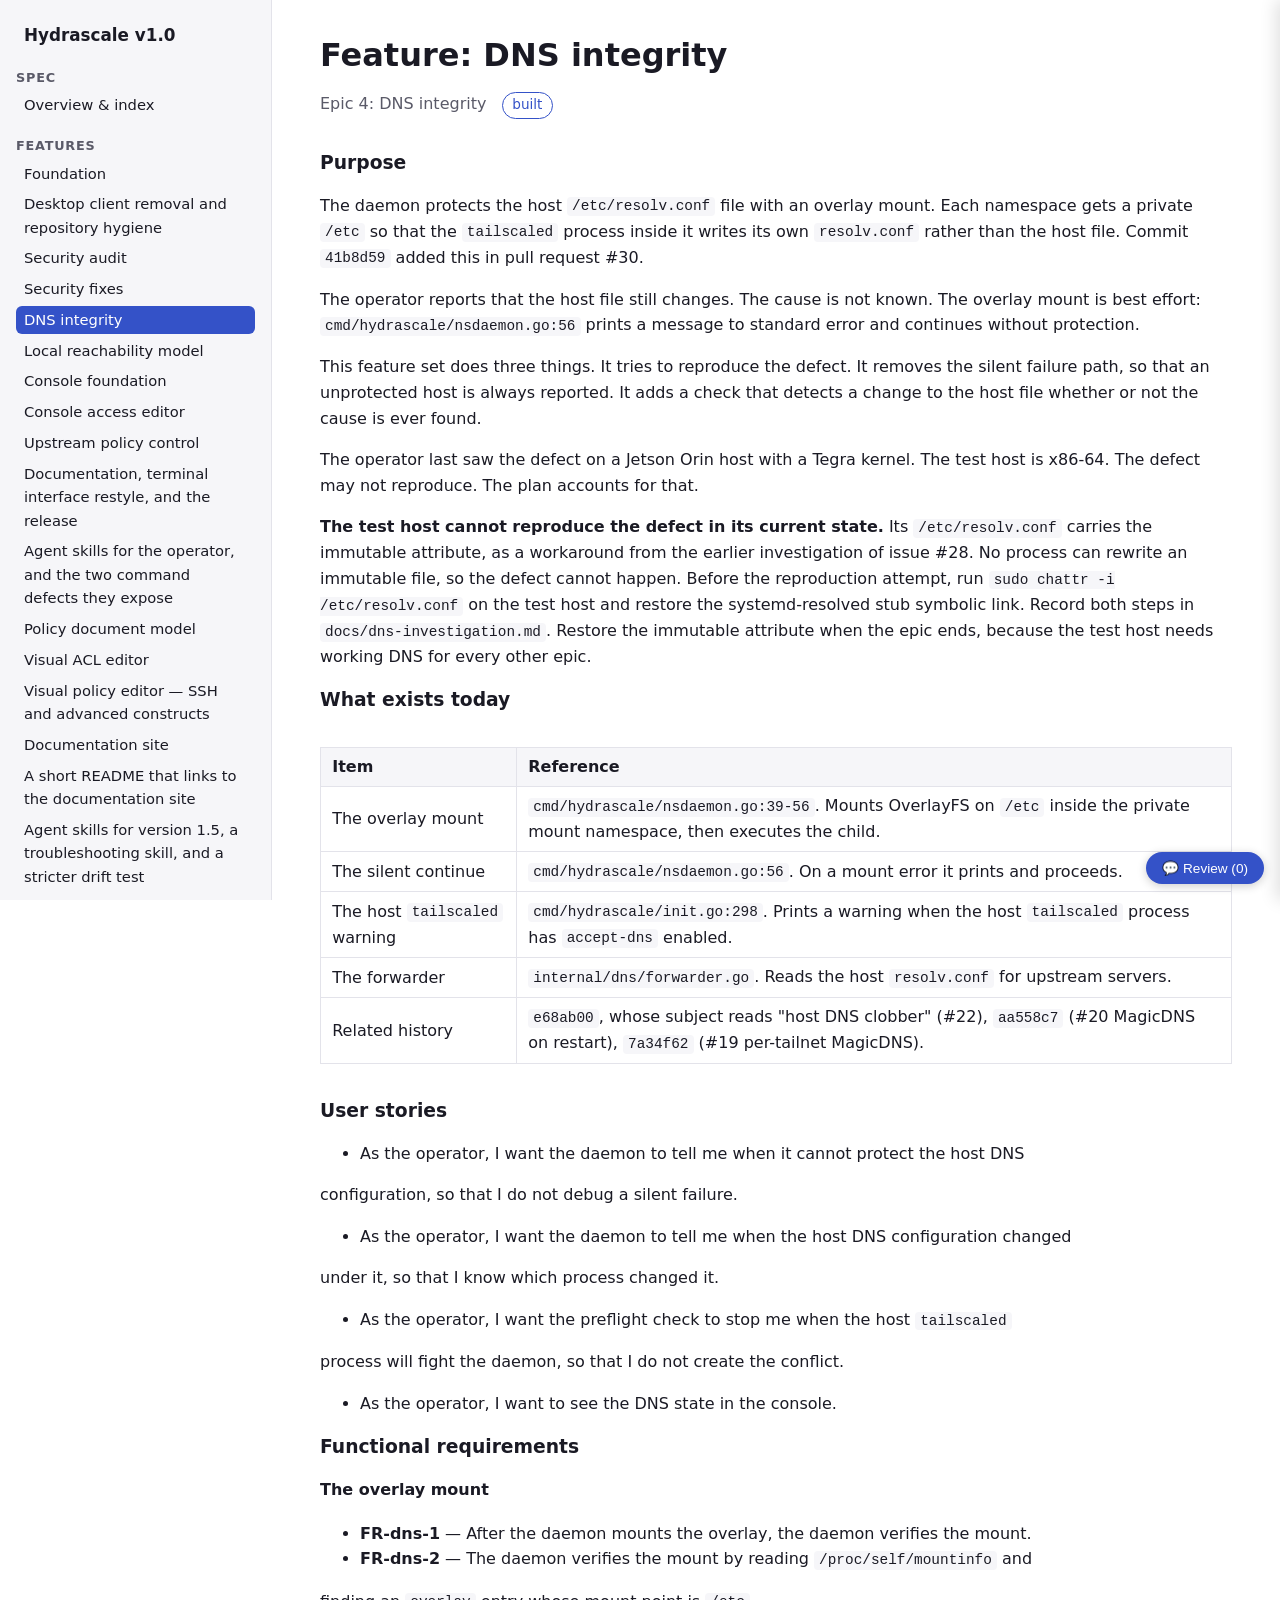
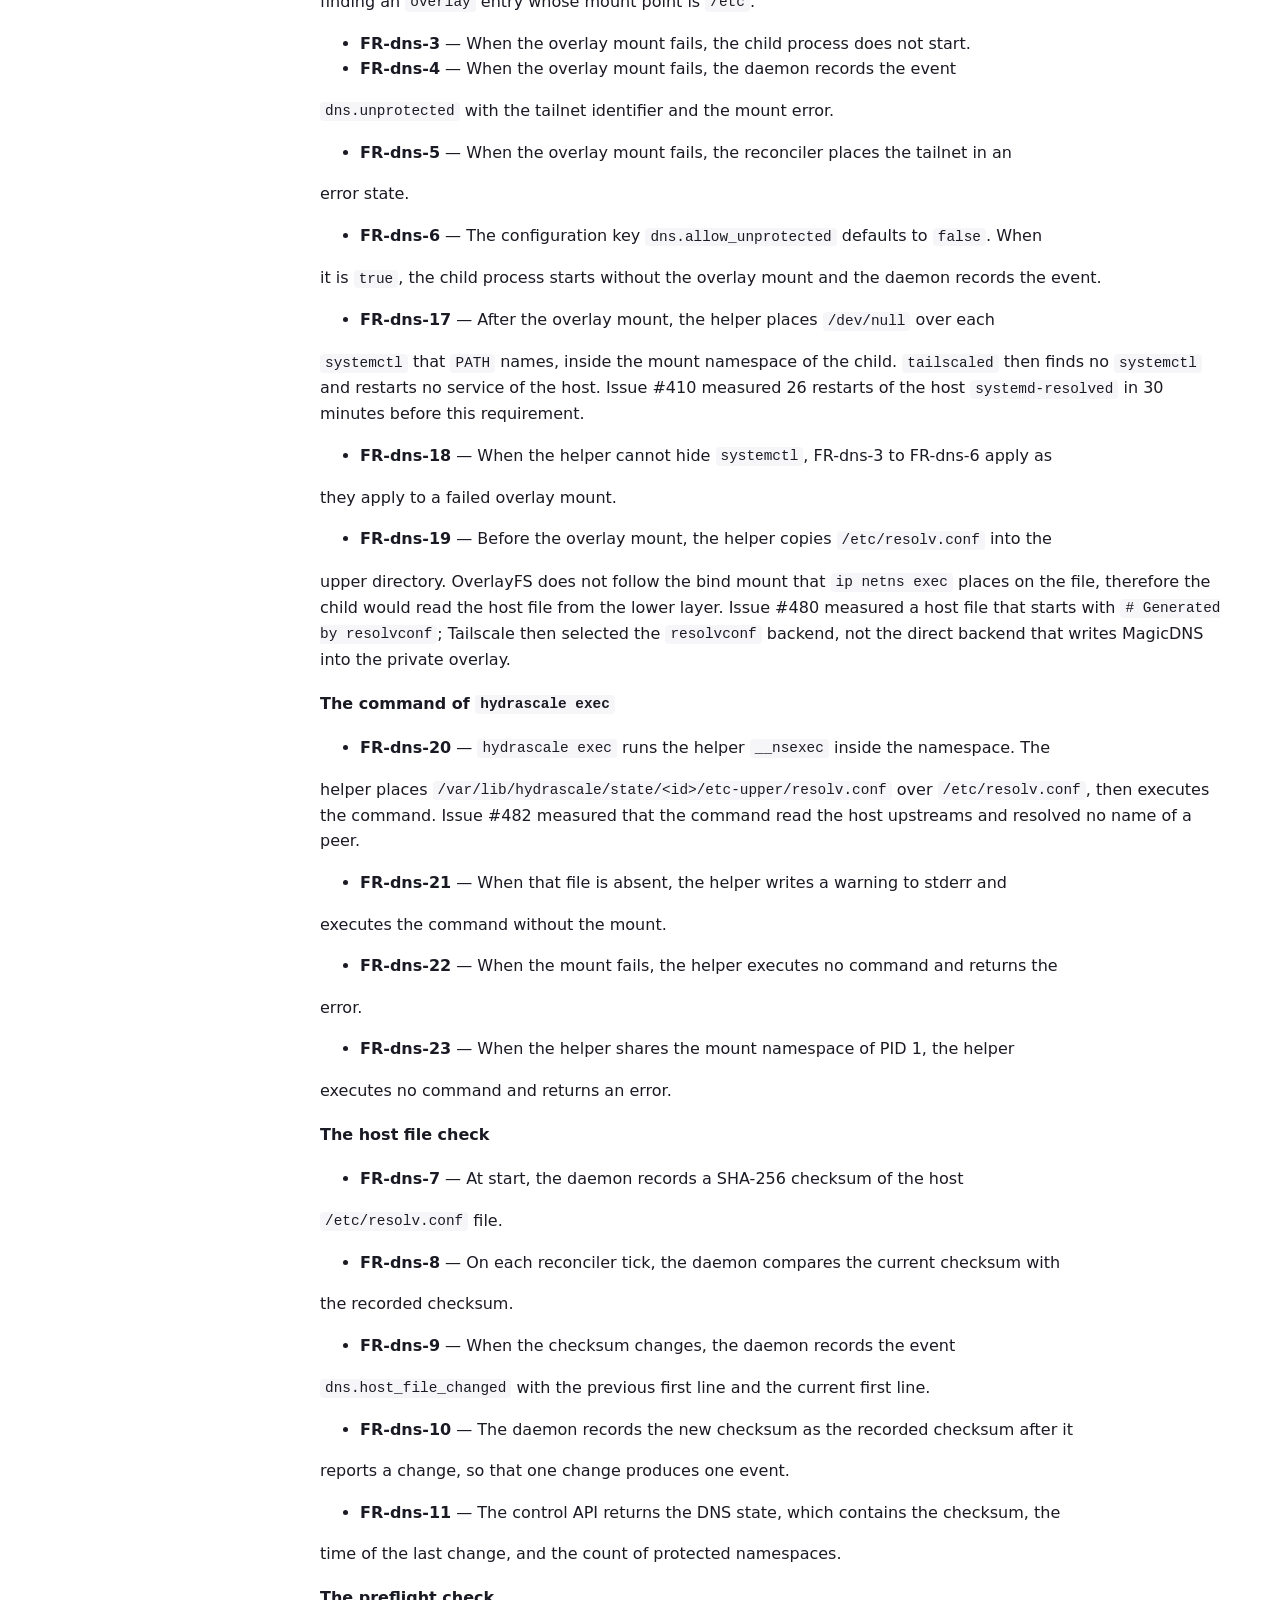
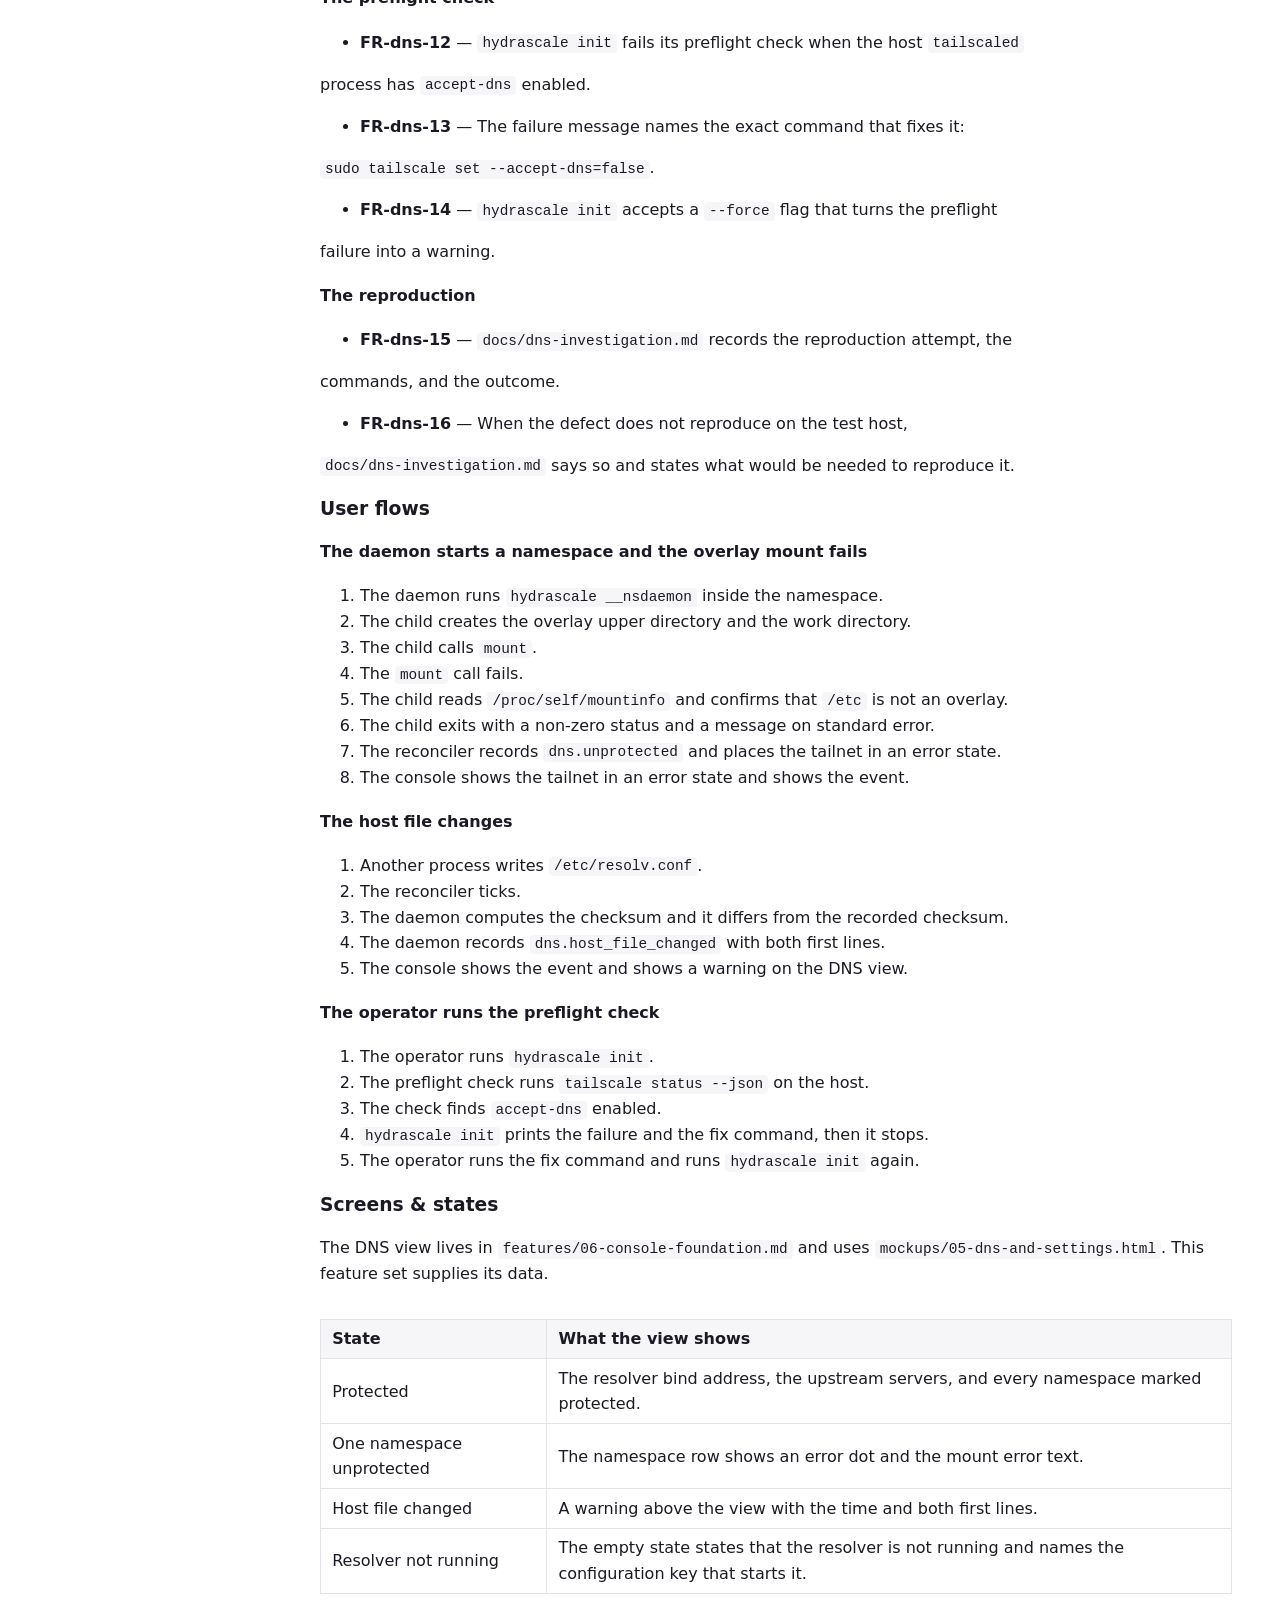
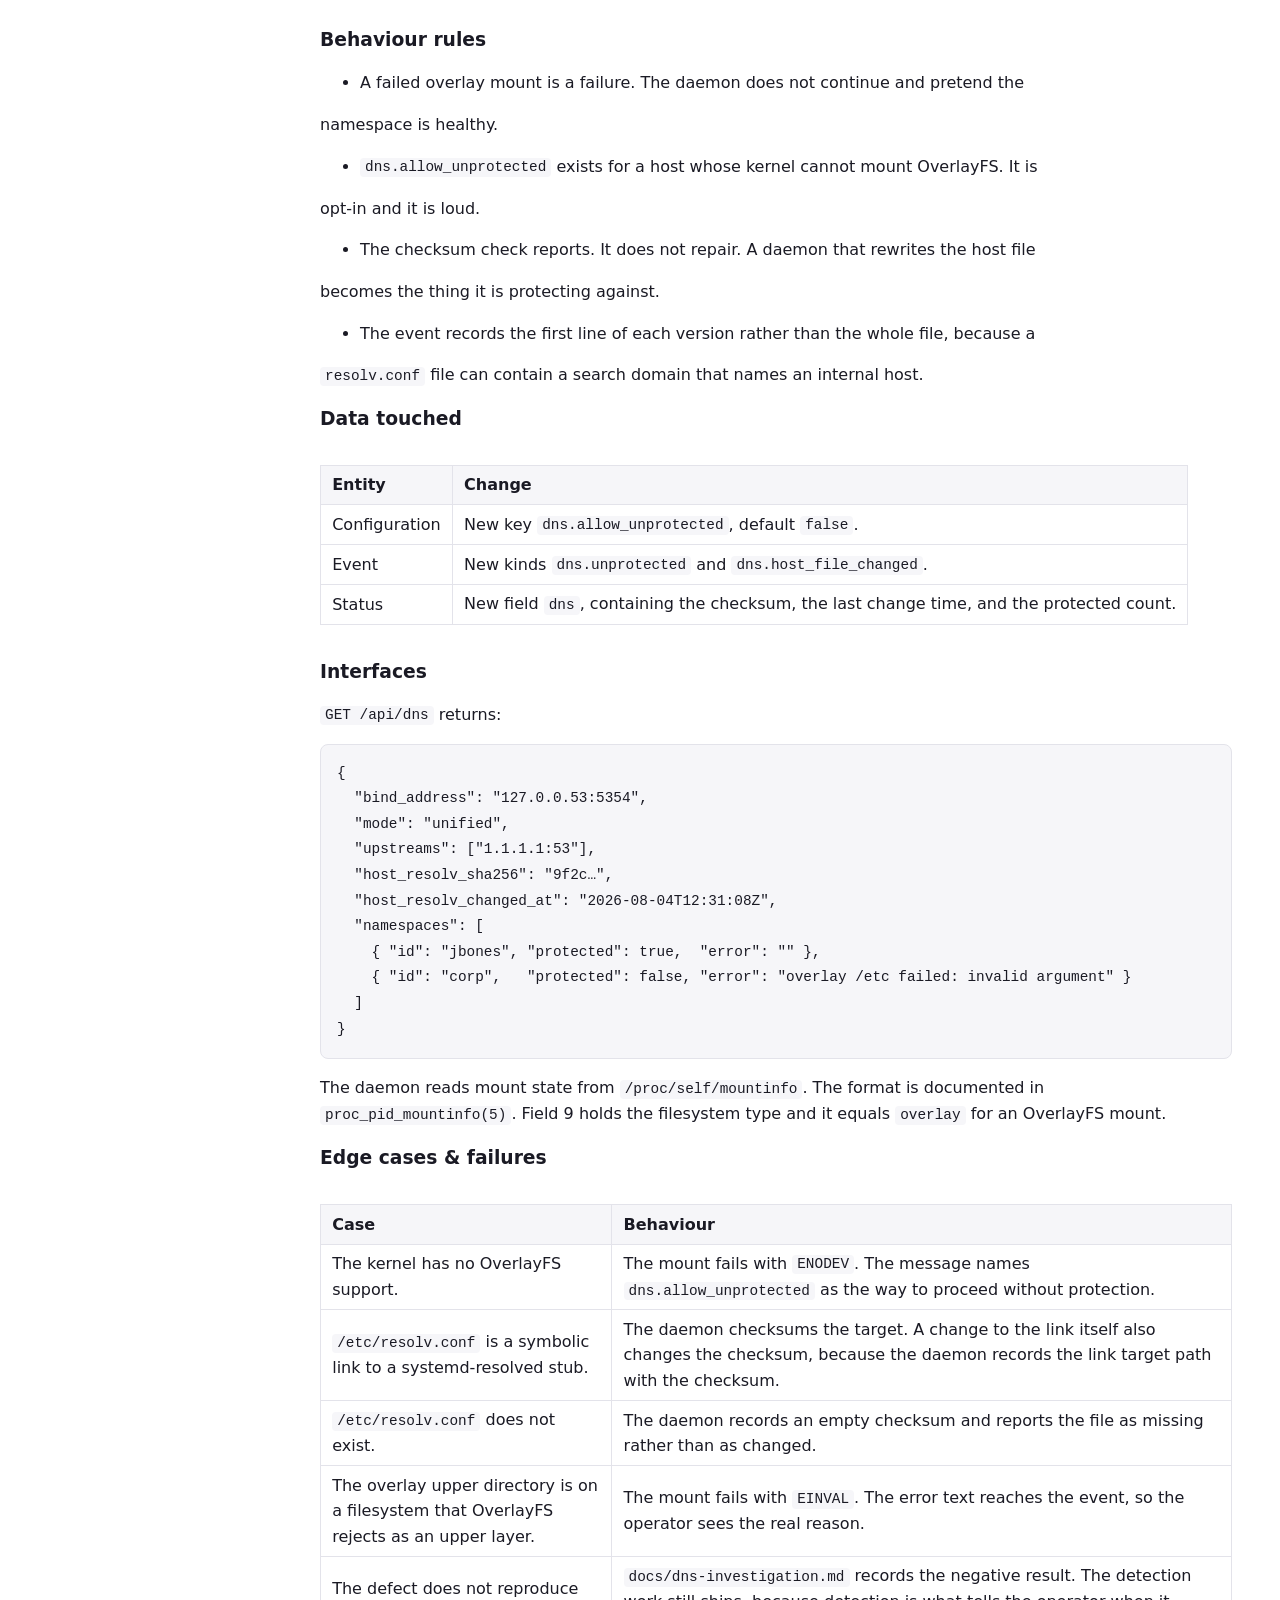
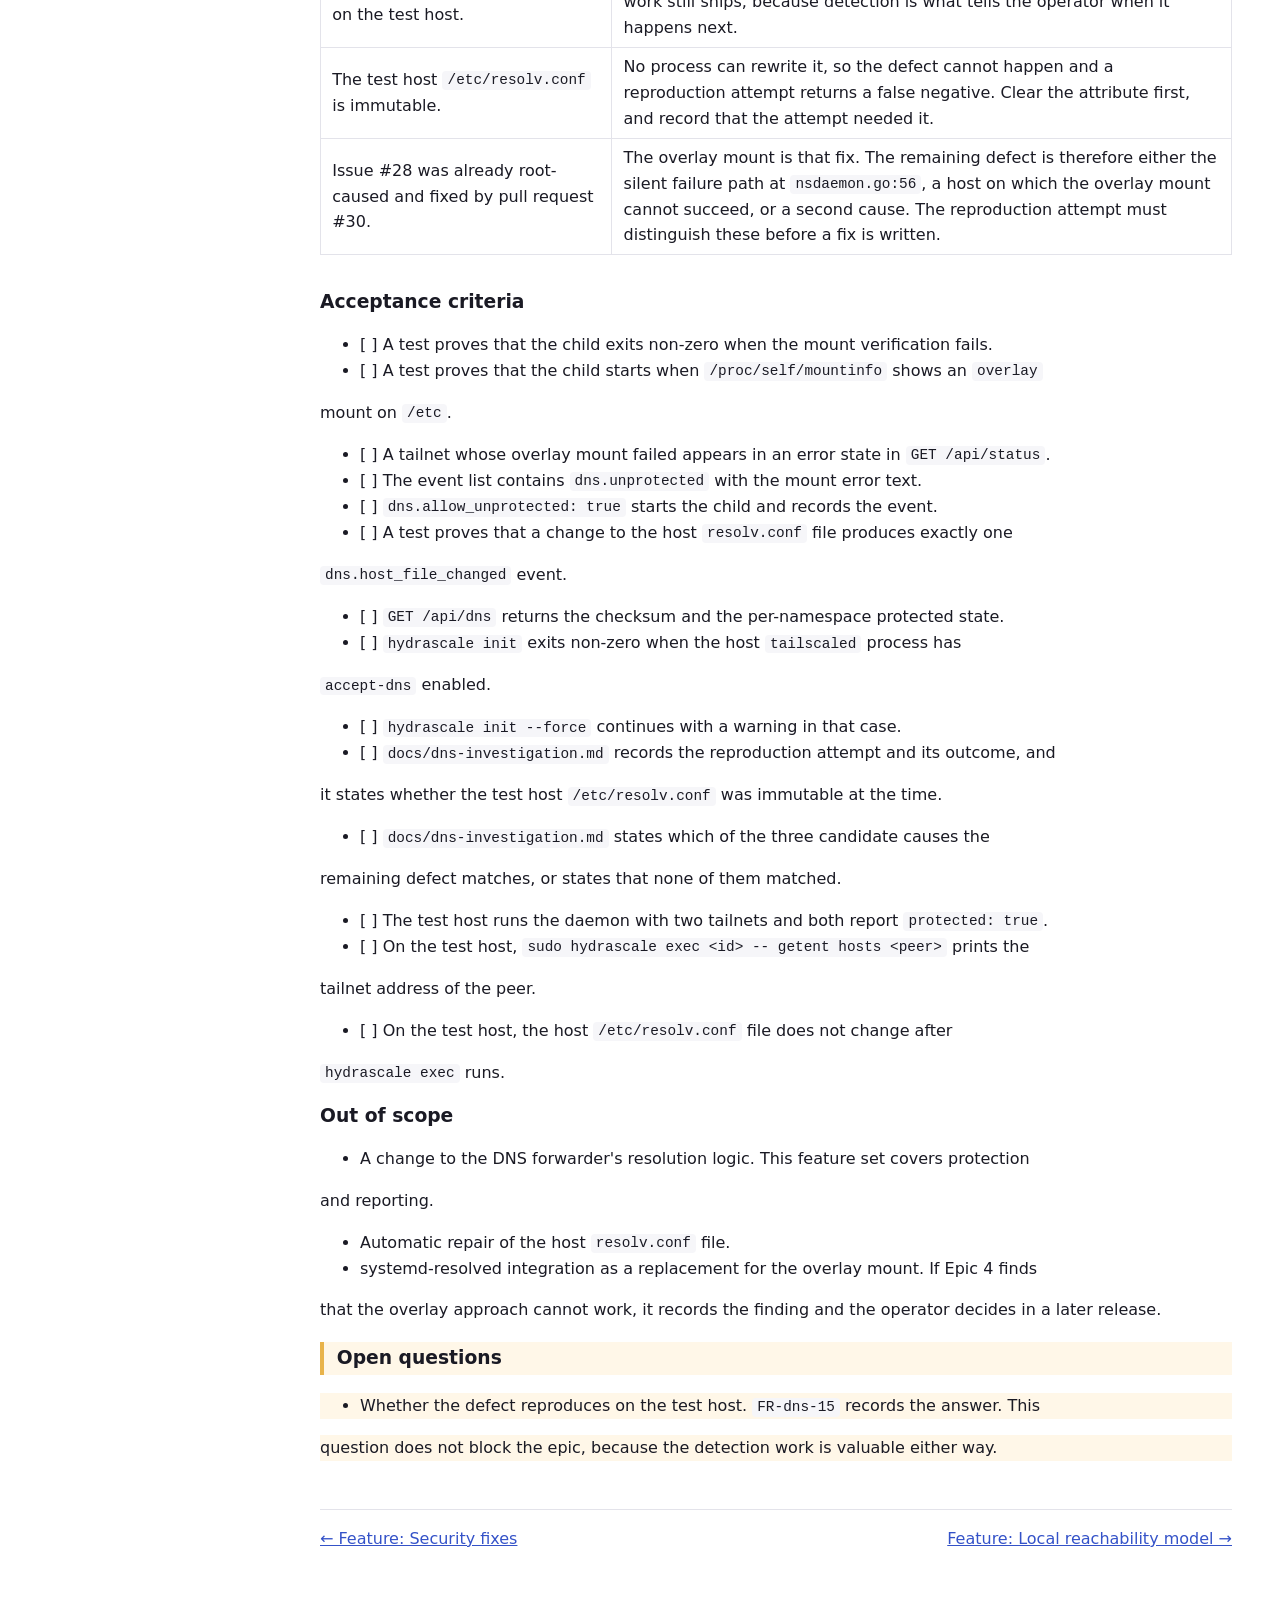
<file: docs/specs/html/feature-dns-integrity.html>
<!doctype html>
<html lang="en">
<head>
<meta charset="utf-8">
<meta name="viewport" content="width=device-width, initial-scale=1">
<title>Hydrascale v1.0 — Feature: DNS integrity</title>
<style>
:root { --bg:#ffffff; --fg:#1a1a24; --muted:#5a5a68; --line:#e3e3ea; --accent:#3452c8;
        --card:#f6f6f9; --warn-bg:#fff7e8; --warn-line:#e8b34a; }
@media (prefers-color-scheme: dark) {
  :root { --bg:#14141b; --fg:#e8e8ee; --muted:#9a9aa8; --line:#2c2c38; --accent:#8ea6ff;
          --card:#1c1c26; --warn-bg:#2a2318; --warn-line:#a87c2a; } }
* { box-sizing:border-box; }
body { margin:0; background:var(--bg); color:var(--fg);
       font:16px/1.6 system-ui,-apple-system,sans-serif; }
.layout { display:flex; min-height:100vh; }
aside.site { width:17rem; flex:none; border-right:1px solid var(--line);
             padding:1.2rem 1rem 3rem; position:sticky; top:0; height:100vh;
             overflow-y:auto; background:var(--card); }
aside.site h2 { font-size:.8rem; text-transform:uppercase; letter-spacing:.06em;
                color:var(--muted); margin:1.2rem 0 .3rem; border:none; padding:0; }
aside.site ul { list-style:none; margin:0; padding:0; }
aside.site li { margin:.15rem 0; }
aside.site a { text-decoration:none; color:var(--fg); font-size:.92rem;
               display:block; padding:.15rem .5rem; border-radius:6px; }
aside.site a:hover { background:var(--bg); }
aside.site a.current { background:var(--accent); color:#fff; }
aside.site a.sub { padding-left:1.3rem; font-size:.84rem; color:var(--muted); }
aside.site .brand { font-weight:700; font-size:1.05rem; }
main { max-width:60rem; margin:0 auto; padding:2rem 1.5rem 6rem; min-width:0; flex:1; }
h1,h2,h3,h4 { line-height:1.25; }
h1 { font-size:2rem; margin:.2rem 0; }
h2 { border-bottom:1px solid var(--line); padding-bottom:.3rem; margin-top:2.5rem; }
a { color:var(--accent); }
code { background:var(--card); padding:.1em .35em; border-radius:4px; font-size:.9em; }
pre.code { background:var(--card); border:1px solid var(--line); border-radius:8px;
           padding:1rem; overflow-x:auto; }
pre.code code { background:none; padding:0; }
.table-wrap { overflow-x:auto; }
table { border-collapse:collapse; margin:1rem 0; min-width:50%; }
th,td { border:1px solid var(--line); padding:.4rem .7rem; text-align:left; }
th { background:var(--card); }
blockquote { border-left:3px solid var(--accent); margin:1rem 0; padding:.2rem 1rem;
             color:var(--muted); }
.meta { color:var(--muted); margin-bottom:2rem; }
.badge { display:inline-block; padding:.1rem .6rem; border-radius:999px;
         border:1px solid var(--accent); color:var(--accent); font-size:.85rem; }
.diagram { background:var(--card); border:1px solid var(--line); border-radius:8px;
           padding:1rem; margin:1rem 0; overflow-x:auto; }
.diagram pre.mermaid { margin:0; }
.diagram.raw::before { content:"diagram source (assets/mermaid.min.js not vendored)";
                       display:block; color:var(--muted); font-size:.8rem;
                       margin-bottom:.5rem; }
.callout-h, .callout-h ~ p, .callout-h ~ ul { background:var(--warn-bg); }
.callout-h { border-left:4px solid var(--warn-line); padding:.3rem .8rem; }
.mockup { margin:1.5rem 0; }
.mockup iframe { width:100%; height:32rem; border:1px solid var(--line);
                 border-radius:8px; background:#fff; }
nav.pager { display:flex; justify-content:space-between; margin-top:3rem;
            border-top:1px solid var(--line); padding-top:1rem; }
@media (max-width: 900px) {
  .layout { display:block; }
  aside.site { width:auto; height:auto; position:static; border-right:none;
               border-bottom:1px solid var(--line); }
}
h1[id]:hover .rv-add, h2[id]:hover .rv-add, h3[id]:hover .rv-add,
h4[id]:hover .rv-add { opacity:1; }
.rv-add { opacity:0; margin-left:.5rem; font-size:.75rem; cursor:pointer;
          border:1px solid var(--accent); color:var(--accent); background:none;
          border-radius:6px; padding:0 .45rem; vertical-align:middle;
          transition:opacity .15s; }
.rv-comment { border:1px solid var(--warn-line); border-left-width:4px;
              background:var(--warn-bg); border-radius:8px; padding:.6rem .9rem;
              margin:.8rem 0; font-size:.92rem; }
.rv-comment.rv-resolved { opacity:.6; border-left-color:var(--line); }
.rv-comment .rv-head { display:flex; gap:.6rem; align-items:center;
                       color:var(--muted); font-size:.8rem; margin-bottom:.3rem; }
.rv-comment .rv-head button { font-size:.75rem; cursor:pointer; background:none;
                              border:1px solid var(--line); border-radius:6px;
                              color:var(--muted); padding:0 .4rem; }
.rv-comment .rv-body { white-space:pre-wrap; }
.rv-editor textarea { width:100%; min-height:5rem; background:var(--bg);
                      color:var(--fg); border:1px solid var(--line);
                      border-radius:6px; padding:.5rem; font:inherit; }
.rv-editor .rv-actions { margin-top:.4rem; display:flex; gap:.5rem; }
.rv-editor button { cursor:pointer; border-radius:6px; padding:.2rem .8rem;
                    border:1px solid var(--accent); background:var(--accent);
                    color:#fff; }
.rv-editor button.rv-cancel { background:none; color:var(--accent); }
#rv-toggle { position:fixed; right:1rem; bottom:1rem; z-index:60;
             background:var(--accent); color:#fff; border:none; cursor:pointer;
             border-radius:999px; padding:.5rem 1rem; font-size:.85rem;
             box-shadow:0 2px 10px rgba(0,0,0,.2); }
#rv-drawer { position:fixed; top:0; right:0; bottom:0; width:21rem; z-index:55;
             background:var(--card); border-left:1px solid var(--line);
             display:flex; flex-direction:column; transform:translateX(100%);
             transition:transform .2s ease; box-shadow:-4px 0 16px rgba(0,0,0,.12); }
body.rv-open #rv-drawer { transform:none; }
body.rv-open .layout { padding-right:21rem; }
#rv-drawer header { padding:.8rem 1rem .5rem; border-bottom:1px solid var(--line); }
#rv-drawer header .rv-count { color:var(--muted); font-size:.8rem; }
#rv-drawer .rv-compose { padding:.8rem 1rem; border-bottom:1px solid var(--line); }
#rv-drawer .rv-compose label { display:block; font-size:.75rem;
                               color:var(--muted); margin-bottom:.25rem; }
#rv-drawer .rv-compose select { width:100%; margin-bottom:.4rem;
             background:var(--bg); color:var(--fg); border:1px solid var(--line);
             border-radius:6px; padding:.3rem; font:inherit; font-size:.85rem; }
#rv-drawer .rv-compose textarea { width:100%; min-height:5.5rem;
             background:var(--bg); color:var(--fg); border:1px solid var(--line);
             border-radius:6px; padding:.5rem; font:inherit; font-size:.9rem; }
#rv-drawer .rv-compose .rv-live { font-size:.72rem; color:var(--muted); }
#rv-drawer .rv-list { flex:1; overflow-y:auto; padding:.6rem 1rem; }
#rv-drawer .rv-item { border:1px solid var(--line); border-left:3px solid
             var(--warn-line); border-radius:8px; padding:.45rem .6rem;
             margin-bottom:.6rem; font-size:.82rem; cursor:pointer; }
#rv-drawer .rv-item.rv-resolved { opacity:.55; border-left-color:var(--line); }
#rv-drawer .rv-item .rv-where { color:var(--accent); font-size:.72rem; }
#rv-drawer .rv-item .rv-meta { color:var(--muted); font-size:.72rem;
                               display:flex; gap:.5rem; align-items:center; }
#rv-drawer .rv-item .rv-meta button { font-size:.7rem; cursor:pointer;
             background:none; border:1px solid var(--line); border-radius:5px;
             color:var(--muted); padding:0 .35rem; }
#rv-drawer .rv-item .rv-text { white-space:pre-wrap; margin:.15rem 0; }
#rv-drawer footer { padding:.6rem 1rem; border-top:1px solid var(--line);
                    display:flex; gap:.5rem; flex-wrap:wrap; }
#rv-drawer footer button, #rv-drawer .rv-compose button {
  cursor:pointer; border:1px solid var(--accent); background:none;
  color:var(--accent); border-radius:6px; padding:.2rem .7rem; font-size:.8rem; }
#rv-drawer .rv-compose button.rv-primary { background:var(--accent); color:#fff; }
#rv-drawer .rv-otherpages { color:var(--muted); font-size:.75rem;
                            margin:.4rem 0 0; }
@media (max-width: 1200px) { body.rv-open .layout { padding-right:0; } }
</style>
</head>
<body data-page="feature-dns-integrity" data-rvkey="hydrascale-v1">
<div class="layout">
<aside class="site"><a class="brand" href="../spec.html">Hydrascale v1.0</a>
<h2>Spec</h2><ul>
<li><a href="../spec.html">Overview &amp; index</a></li>
</ul>
<h2>Features</h2><ul>
<li><a href="feature-foundation.html">Foundation</a></li>
<li><a href="feature-desktop-client-removal.html">Desktop client removal and repository hygiene</a></li>
<li><a href="feature-security-audit.html">Security audit</a></li>
<li><a href="feature-security-fixes.html">Security fixes</a></li>
<li><a class="current" href="feature-dns-integrity.html">DNS integrity</a></li>
<li><a href="feature-reachability-model.html">Local reachability model</a></li>
<li><a href="feature-console-foundation.html">Console foundation</a></li>
<li><a href="feature-console-access-editor.html">Console access editor</a></li>
<li><a href="feature-upstream-policy.html">Upstream policy control</a></li>
<li><a href="feature-docs-and-release.html">Documentation, terminal interface restyle, and the release</a></li>
<li><a href="feature-agent-skills.html">Agent skills for the operator, and the two command defects they expose</a></li>
<li><a href="feature-policy-document-model.html">Policy document model</a></li>
<li><a href="feature-visual-acl-editor.html">Visual ACL editor</a></li>
<li><a href="feature-visual-policy-advanced.html">Visual policy editor — SSH and advanced constructs</a></li>
<li><a href="feature-docs-site.html">Documentation site</a></li>
<li><a href="feature-readme-slim.html">A short README that links to the documentation site</a></li>
<li><a href="feature-agent-skills-refresh.html">Agent skills for version 1.5, a troubleshooting skill, and a stricter drift test</a></li>
<li><a href="feature-published-ports.html">Published ports — a peer reaches a service of the host</a></li>
<li><a href="feature-tailscale-services.html">Tailscale services — the host names and routes a service of a tailnet</a></li>
</ul></aside>
<main>
<h1>Feature: DNS integrity</h1>
<p class="meta">Epic 4: DNS integrity &nbsp; <span class="badge">built</span></p>
<h3 id="dns-integrity-purpose">Purpose</h3>
<p>The daemon protects the host <code>/etc/resolv.conf</code> file with an overlay mount. Each namespace gets a private <code>/etc</code> so that the <code>tailscaled</code> process inside it writes its own <code>resolv.conf</code> rather than the host file. Commit <code>41b8d59</code> added this in pull request #30.</p>
<p>The operator reports that the host file still changes. The cause is not known. The overlay mount is best effort: <code>cmd/hydrascale/nsdaemon.go:56</code> prints a message to standard error and continues without protection.</p>
<p>This feature set does three things. It tries to reproduce the defect. It removes the silent failure path, so that an unprotected host is always reported. It adds a check that detects a change to the host file whether or not the cause is ever found.</p>
<p>The operator last saw the defect on a Jetson Orin host with a Tegra kernel. The test host is x86-64. The defect may not reproduce. The plan accounts for that.</p>
<p><strong>The test host cannot reproduce the defect in its current state.</strong> Its <code>/etc/resolv.conf</code> carries the immutable attribute, as a workaround from the earlier investigation of issue #28. No process can rewrite an immutable file, so the defect cannot happen. Before the reproduction attempt, run <code>sudo chattr -i /etc/resolv.conf</code> on the test host and restore the systemd-resolved stub symbolic link. Record both steps in <code>docs/dns-investigation.md</code>. Restore the immutable attribute when the epic ends, because the test host needs working DNS for every other epic.</p>
<h3 id="dns-integrity-what-exists-today">What exists today</h3>
<div class="table-wrap"><table>
<tr><th>Item</th><th>Reference</th></tr>
<tr><td>The overlay mount</td><td><code>cmd/hydrascale/nsdaemon.go:39-56</code>. Mounts OverlayFS on <code>/etc</code> inside the private mount namespace, then executes the child.</td></tr>
<tr><td>The silent continue</td><td><code>cmd/hydrascale/nsdaemon.go:56</code>. On a mount error it prints and proceeds.</td></tr>
<tr><td>The host <code>tailscaled</code> warning</td><td><code>cmd/hydrascale/init.go:298</code>. Prints a warning when the host <code>tailscaled</code> process has <code>accept-dns</code> enabled.</td></tr>
<tr><td>The forwarder</td><td><code>internal/dns/forwarder.go</code>. Reads the host <code>resolv.conf</code> for upstream servers.</td></tr>
<tr><td>Related history</td><td><code>e68ab00</code>, whose subject reads "host DNS clobber" (#22), <code>aa558c7</code> (#20 MagicDNS on restart), <code>7a34f62</code> (#19 per-tailnet MagicDNS).</td></tr>
</table></div>
<h3 id="dns-integrity-user-stories">User stories</h3>
<ul>
<li>As the operator, I want the daemon to tell me when it cannot protect the host DNS
</li>
</ul>
<p>configuration, so that I do not debug a silent failure.</p>
<ul>
<li>As the operator, I want the daemon to tell me when the host DNS configuration changed
</li>
</ul>
<p>under it, so that I know which process changed it.</p>
<ul>
<li>As the operator, I want the preflight check to stop me when the host <code>tailscaled</code>
</li>
</ul>
<p>process will fight the daemon, so that I do not create the conflict.</p>
<ul>
<li>As the operator, I want to see the DNS state in the console.
</li>
</ul>
<h3 id="dns-integrity-functional-requirements">Functional requirements</h3>
<h4 id="dns-integrity-the-overlay-mount">The overlay mount</h4>
<ul>
<li><strong>FR-dns-1</strong> — After the daemon mounts the overlay, the daemon verifies the mount.
</li>
<li><strong>FR-dns-2</strong> — The daemon verifies the mount by reading <code>/proc/self/mountinfo</code> and
</li>
</ul>
<p>finding an <code>overlay</code> entry whose mount point is <code>/etc</code>.</p>
<ul>
<li><strong>FR-dns-3</strong> — When the overlay mount fails, the child process does not start.
</li>
<li><strong>FR-dns-4</strong> — When the overlay mount fails, the daemon records the event
</li>
</ul>
<p><code>dns.unprotected</code> with the tailnet identifier and the mount error.</p>
<ul>
<li><strong>FR-dns-5</strong> — When the overlay mount fails, the reconciler places the tailnet in an
</li>
</ul>
<p>error state.</p>
<ul>
<li><strong>FR-dns-6</strong> — The configuration key <code>dns.allow_unprotected</code> defaults to <code>false</code>. When
</li>
</ul>
<p>it is <code>true</code>, the child process starts without the overlay mount and the daemon records the event.</p>
<ul>
<li><strong>FR-dns-17</strong> — After the overlay mount, the helper places <code>/dev/null</code> over each
</li>
</ul>
<p><code>systemctl</code> that <code>PATH</code> names, inside the mount namespace of the child. <code>tailscaled</code> then finds no <code>systemctl</code> and restarts no service of the host. Issue #410 measured 26 restarts of the host <code>systemd-resolved</code> in 30 minutes before this requirement.</p>
<ul>
<li><strong>FR-dns-18</strong> — When the helper cannot hide <code>systemctl</code>, FR-dns-3 to FR-dns-6 apply as
</li>
</ul>
<p>they apply to a failed overlay mount.</p>
<ul>
<li><strong>FR-dns-19</strong> — Before the overlay mount, the helper copies <code>/etc/resolv.conf</code> into the
</li>
</ul>
<p>upper directory. OverlayFS does not follow the bind mount that <code>ip netns exec</code> places on the file, therefore the child would read the host file from the lower layer. Issue #480 measured a host file that starts with <code># Generated by resolvconf</code>; Tailscale then selected the <code>resolvconf</code> backend, not the direct backend that writes MagicDNS into the private overlay.</p>
<h4 id="dns-integrity-the-command-of-hydrascale-exec">The command of <code>hydrascale exec</code></h4>
<ul>
<li><strong>FR-dns-20</strong> — <code>hydrascale exec</code> runs the helper <code>__nsexec</code> inside the namespace. The
</li>
</ul>
<p>helper places <code>/var/lib/hydrascale/state/&lt;id&gt;/etc-upper/resolv.conf</code> over <code>/etc/resolv.conf</code>, then executes the command. Issue #482 measured that the command read the host upstreams and resolved no name of a peer.</p>
<ul>
<li><strong>FR-dns-21</strong> — When that file is absent, the helper writes a warning to stderr and
</li>
</ul>
<p>executes the command without the mount.</p>
<ul>
<li><strong>FR-dns-22</strong> — When the mount fails, the helper executes no command and returns the
</li>
</ul>
<p>error.</p>
<ul>
<li><strong>FR-dns-23</strong> — When the helper shares the mount namespace of PID 1, the helper
</li>
</ul>
<p>executes no command and returns an error.</p>
<h4 id="dns-integrity-the-host-file-check">The host file check</h4>
<ul>
<li><strong>FR-dns-7</strong> — At start, the daemon records a SHA-256 checksum of the host
</li>
</ul>
<p><code>/etc/resolv.conf</code> file.</p>
<ul>
<li><strong>FR-dns-8</strong> — On each reconciler tick, the daemon compares the current checksum with
</li>
</ul>
<p>the recorded checksum.</p>
<ul>
<li><strong>FR-dns-9</strong> — When the checksum changes, the daemon records the event
</li>
</ul>
<p><code>dns.host_file_changed</code> with the previous first line and the current first line.</p>
<ul>
<li><strong>FR-dns-10</strong> — The daemon records the new checksum as the recorded checksum after it
</li>
</ul>
<p>reports a change, so that one change produces one event.</p>
<ul>
<li><strong>FR-dns-11</strong> — The control API returns the DNS state, which contains the checksum, the
</li>
</ul>
<p>time of the last change, and the count of protected namespaces.</p>
<h4 id="dns-integrity-the-preflight-check">The preflight check</h4>
<ul>
<li><strong>FR-dns-12</strong> — <code>hydrascale init</code> fails its preflight check when the host <code>tailscaled</code>
</li>
</ul>
<p>process has <code>accept-dns</code> enabled.</p>
<ul>
<li><strong>FR-dns-13</strong> — The failure message names the exact command that fixes it:
</li>
</ul>
<p><code>sudo tailscale set --accept-dns=false</code>.</p>
<ul>
<li><strong>FR-dns-14</strong> — <code>hydrascale init</code> accepts a <code>--force</code> flag that turns the preflight
</li>
</ul>
<p>failure into a warning.</p>
<h4 id="dns-integrity-the-reproduction">The reproduction</h4>
<ul>
<li><strong>FR-dns-15</strong> — <code>docs/dns-investigation.md</code> records the reproduction attempt, the
</li>
</ul>
<p>commands, and the outcome.</p>
<ul>
<li><strong>FR-dns-16</strong> — When the defect does not reproduce on the test host,
</li>
</ul>
<p><code>docs/dns-investigation.md</code> says so and states what would be needed to reproduce it.</p>
<h3 id="dns-integrity-user-flows">User flows</h3>
<h4 id="dns-integrity-the-daemon-starts-a-namespace-and-the-overlay-mount-fails">The daemon starts a namespace and the overlay mount fails</h4>
<ol>
<li>The daemon runs <code>hydrascale __nsdaemon</code> inside the namespace.
</li>
<li>The child creates the overlay upper directory and the work directory.
</li>
<li>The child calls <code>mount</code>.
</li>
<li>The <code>mount</code> call fails.
</li>
<li>The child reads <code>/proc/self/mountinfo</code> and confirms that <code>/etc</code> is not an overlay.
</li>
<li>The child exits with a non-zero status and a message on standard error.
</li>
<li>The reconciler records <code>dns.unprotected</code> and places the tailnet in an error state.
</li>
<li>The console shows the tailnet in an error state and shows the event.
</li>
</ol>
<h4 id="dns-integrity-the-host-file-changes">The host file changes</h4>
<ol>
<li>Another process writes <code>/etc/resolv.conf</code>.
</li>
<li>The reconciler ticks.
</li>
<li>The daemon computes the checksum and it differs from the recorded checksum.
</li>
<li>The daemon records <code>dns.host_file_changed</code> with both first lines.
</li>
<li>The console shows the event and shows a warning on the DNS view.
</li>
</ol>
<h4 id="dns-integrity-the-operator-runs-the-preflight-check">The operator runs the preflight check</h4>
<ol>
<li>The operator runs <code>hydrascale init</code>.
</li>
<li>The preflight check runs <code>tailscale status --json</code> on the host.
</li>
<li>The check finds <code>accept-dns</code> enabled.
</li>
<li><code>hydrascale init</code> prints the failure and the fix command, then it stops.
</li>
<li>The operator runs the fix command and runs <code>hydrascale init</code> again.
</li>
</ol>
<h3 id="dns-integrity-screens-states">Screens &amp; states</h3>
<p>The DNS view lives in <code>features/06-console-foundation.md</code> and uses <code>mockups/05-dns-and-settings.html</code>. This feature set supplies its data.</p>
<div class="table-wrap"><table>
<tr><th>State</th><th>What the view shows</th></tr>
<tr><td>Protected</td><td>The resolver bind address, the upstream servers, and every namespace marked protected.</td></tr>
<tr><td>One namespace unprotected</td><td>The namespace row shows an error dot and the mount error text.</td></tr>
<tr><td>Host file changed</td><td>A warning above the view with the time and both first lines.</td></tr>
<tr><td>Resolver not running</td><td>The empty state states that the resolver is not running and names the configuration key that starts it.</td></tr>
</table></div>
<h3 id="dns-integrity-behaviour-rules">Behaviour rules</h3>
<ul>
<li>A failed overlay mount is a failure. The daemon does not continue and pretend the
</li>
</ul>
<p>namespace is healthy.</p>
<ul>
<li><code>dns.allow_unprotected</code> exists for a host whose kernel cannot mount OverlayFS. It is
</li>
</ul>
<p>opt-in and it is loud.</p>
<ul>
<li>The checksum check reports. It does not repair. A daemon that rewrites the host file
</li>
</ul>
<p>becomes the thing it is protecting against.</p>
<ul>
<li>The event records the first line of each version rather than the whole file, because a
</li>
</ul>
<p><code>resolv.conf</code> file can contain a search domain that names an internal host.</p>
<h3 id="dns-integrity-data-touched">Data touched</h3>
<div class="table-wrap"><table>
<tr><th>Entity</th><th>Change</th></tr>
<tr><td>Configuration</td><td>New key <code>dns.allow_unprotected</code>, default <code>false</code>.</td></tr>
<tr><td>Event</td><td>New kinds <code>dns.unprotected</code> and <code>dns.host_file_changed</code>.</td></tr>
<tr><td>Status</td><td>New field <code>dns</code>, containing the checksum, the last change time, and the protected count.</td></tr>
</table></div>
<h3 id="dns-integrity-interfaces">Interfaces</h3>
<p><code>GET /api/dns</code> returns:</p>
<pre class="code"><code>{
  "bind_address": "127.0.0.53:5354",
  "mode": "unified",
  "upstreams": ["1.1.1.1:53"],
  "host_resolv_sha256": "9f2c…",
  "host_resolv_changed_at": "2026-08-04T12:31:08Z",
  "namespaces": [
    { "id": "jbones", "protected": true,  "error": "" },
    { "id": "corp",   "protected": false, "error": "overlay /etc failed: invalid argument" }
  ]
}</code></pre>
<p>The daemon reads mount state from <code>/proc/self/mountinfo</code>. The format is documented in <code>proc_pid_mountinfo(5)</code>. Field 9 holds the filesystem type and it equals <code>overlay</code> for an OverlayFS mount.</p>
<h3 id="dns-integrity-edge-cases-failures">Edge cases &amp; failures</h3>
<div class="table-wrap"><table>
<tr><th>Case</th><th>Behaviour</th></tr>
<tr><td>The kernel has no OverlayFS support.</td><td>The mount fails with <code>ENODEV</code>. The message names <code>dns.allow_unprotected</code> as the way to proceed without protection.</td></tr>
<tr><td><code>/etc/resolv.conf</code> is a symbolic link to a systemd-resolved stub.</td><td>The daemon checksums the target. A change to the link itself also changes the checksum, because the daemon records the link target path with the checksum.</td></tr>
<tr><td><code>/etc/resolv.conf</code> does not exist.</td><td>The daemon records an empty checksum and reports the file as missing rather than as changed.</td></tr>
<tr><td>The overlay upper directory is on a filesystem that OverlayFS rejects as an upper layer.</td><td>The mount fails with <code>EINVAL</code>. The error text reaches the event, so the operator sees the real reason.</td></tr>
<tr><td>The defect does not reproduce on the test host.</td><td><code>docs/dns-investigation.md</code> records the negative result. The detection work still ships, because detection is what tells the operator when it happens next.</td></tr>
<tr><td>The test host <code>/etc/resolv.conf</code> is immutable.</td><td>No process can rewrite it, so the defect cannot happen and a reproduction attempt returns a false negative. Clear the attribute first, and record that the attempt needed it.</td></tr>
<tr><td>Issue #28 was already root-caused and fixed by pull request #30.</td><td>The overlay mount is that fix. The remaining defect is therefore either the silent failure path at <code>nsdaemon.go:56</code>, a host on which the overlay mount cannot succeed, or a second cause. The reproduction attempt must distinguish these before a fix is written.</td></tr>
</table></div>
<h3 id="dns-integrity-acceptance-criteria">Acceptance criteria</h3>
<ul>
<li>[ ] A test proves that the child exits non-zero when the mount verification fails.
</li>
<li>[ ] A test proves that the child starts when <code>/proc/self/mountinfo</code> shows an <code>overlay</code>
</li>
</ul>
<p>mount on <code>/etc</code>.</p>
<ul>
<li>[ ] A tailnet whose overlay mount failed appears in an error state in <code>GET /api/status</code>.
</li>
<li>[ ] The event list contains <code>dns.unprotected</code> with the mount error text.
</li>
<li>[ ] <code>dns.allow_unprotected: true</code> starts the child and records the event.
</li>
<li>[ ] A test proves that a change to the host <code>resolv.conf</code> file produces exactly one
</li>
</ul>
<p><code>dns.host_file_changed</code> event.</p>
<ul>
<li>[ ] <code>GET /api/dns</code> returns the checksum and the per-namespace protected state.
</li>
<li>[ ] <code>hydrascale init</code> exits non-zero when the host <code>tailscaled</code> process has
</li>
</ul>
<p><code>accept-dns</code> enabled.</p>
<ul>
<li>[ ] <code>hydrascale init --force</code> continues with a warning in that case.
</li>
<li>[ ] <code>docs/dns-investigation.md</code> records the reproduction attempt and its outcome, and
</li>
</ul>
<p>it states whether the test host <code>/etc/resolv.conf</code> was immutable at the time.</p>
<ul>
<li>[ ] <code>docs/dns-investigation.md</code> states which of the three candidate causes the
</li>
</ul>
<p>remaining defect matches, or states that none of them matched.</p>
<ul>
<li>[ ] The test host runs the daemon with two tailnets and both report <code>protected: true</code>.
</li>
<li>[ ] On the test host, <code>sudo hydrascale exec &lt;id&gt; -- getent hosts &lt;peer&gt;</code> prints the
</li>
</ul>
<p>tailnet address of the peer.</p>
<ul>
<li>[ ] On the test host, the host <code>/etc/resolv.conf</code> file does not change after
</li>
</ul>
<p><code>hydrascale exec</code> runs.</p>
<h3 id="dns-integrity-out-of-scope">Out of scope</h3>
<ul>
<li>A change to the DNS forwarder's resolution logic. This feature set covers protection
</li>
</ul>
<p>and reporting.</p>
<ul>
<li>Automatic repair of the host <code>resolv.conf</code> file.
</li>
<li>systemd-resolved integration as a replacement for the overlay mount. If Epic 4 finds
</li>
</ul>
<p>that the overlay approach cannot work, it records the finding and the operator decides in a later release.</p>
<h3 id="dns-integrity-open-questions" class="callout-h">Open questions</h3>
<ul>
<li>Whether the defect reproduces on the test host. <code>FR-dns-15</code> records the answer. This
</li>
</ul>
<p>question does not block the epic, because the detection work is valuable either way.</p><nav class="pager">
<a href="feature-security-fixes.html">&larr; Feature: Security fixes</a>
<a href="feature-reachability-model.html">Feature: Local reachability model &rarr;</a>
</nav>
</main>
</div>
<script>document.querySelectorAll('.diagram').forEach(function(d){d.classList.add('raw')});</script>
<script type="application/json" id="rv-embedded">[]</script>
<script>
(function(){
  'use strict';
  var PAGE = document.body.getAttribute('data-page');
  // storage key carries the spec's slug: file:// pages can share one
  // localStorage pool, and two specs must never share a comment store
  var RVKEY = 'spec-review:' + (document.body.getAttribute('data-rvkey') || 'spec');
  var EMBED = [];
  var embedEl = document.getElementById('rv-embedded');
  if (embedEl) { try { EMBED = JSON.parse(embedEl.textContent); } catch(e){} }
  function loadLocal(){ try { return JSON.parse(localStorage.getItem(RVKEY)) || {comments:[], deleted:[]}; } catch(e){ return {comments:[], deleted:[]}; } }
  function saveLocal(s){ try { localStorage.setItem(RVKEY, JSON.stringify(s)); } catch(e){} }
  function cid(c){ return c.page + '|' + c.section + '|' + (c.date||'') + '|' + c.body.slice(0,24); }
  function allComments(){
    var s = loadLocal(), map = {};
    EMBED.forEach(function(c){ map[cid(c)] = c; });
    s.comments.forEach(function(c){ map[cid(c)] = c; });
    s.deleted.forEach(function(id){ delete map[id]; });
    return Object.keys(map).map(function(k){ return map[k]; });
  }
  function upsert(c){
    var s = loadLocal(), id = cid(c);
    s.comments = s.comments.filter(function(x){ return cid(x) !== id; });
    s.comments.push(c);
    s.deleted = s.deleted.filter(function(x){ return x !== id; });
    saveLocal(s); refresh();
  }
  function remove(c){
    var s = loadLocal(), id = cid(c);
    s.comments = s.comments.filter(function(x){ return cid(x) !== id; });
    if (EMBED.some(function(x){ return cid(x) === id; })) s.deleted.push(id);
    saveLocal(s); refresh();
  }
  function today(){ return new Date().toISOString().slice(0,10); }
  function exportMd(){
    var lines = ['# Review comments', '',
      '<!-- Exported from the spec review layer. Save this file as',
      '     docs/specs/review-comments.md and re-run render-spec.py to embed',
      '     every comment under its section for the next review round. -->', ''];
    allComments().sort(function(a,b){
      return (a.page+a.section).localeCompare(b.page+b.section);
    }).forEach(function(c){
      lines.push('## [' + c.page + '] ' + (c.section||''));
      lines.push('status: ' + (c.status||'open'));
      lines.push('date: ' + (c.date||today()));
      lines.push(c.body); lines.push('');
    });
    var blob = new Blob([lines.join('\n')], {type:'text/markdown'});
    var a = document.createElement('a');
    a.href = URL.createObjectURL(blob);
    a.download = 'review-comments.md';
    a.click(); URL.revokeObjectURL(a.href);
  }
  function importMd(file){
    var reader = new FileReader();
    reader.onload = function(){
      var text = String(reader.result);
      var blocks = text.split(/^## /m).slice(1);
      blocks.forEach(function(b){
        var head = b.match(/^\[([^\]]+)\]\s*(\S*)/);
        if (!head) return;
        var status = (b.match(/^status:\s*(\S+)/m)||[])[1] || 'open';
        var date = (b.match(/^date:\s*(\S+)/m)||[])[1] || today();
        var body = b.replace(/^\[[^\]]*\]\s*\S*\s*\n/, '')
                    .replace(/^status:.*\n?/m,'').replace(/^date:.*\n?/m,'').trim();
        if (body) upsert({page:head[1], section:head[2]||'', status:status, date:date, body:body});
      });
      refresh();
    };
    reader.readAsText(file);
  }
  function commentBox(c){
    var div = document.createElement('div');
    div.className = 'rv-comment' + (c.status === 'resolved' ? ' rv-resolved' : '');
    var head = document.createElement('div'); head.className = 'rv-head';
    head.textContent = '💬 ' + (c.date||'') + ' · ' + (c.status||'open');
    var tog = document.createElement('button');
    tog.textContent = c.status === 'resolved' ? 'reopen' : 'resolve';
    tog.onclick = function(){ remove(c); c = Object.assign({}, c, {status: c.status === 'resolved' ? 'open' : 'resolved'}); upsert(c); };
    var del = document.createElement('button'); del.textContent = 'delete';
    del.onclick = function(){ if (confirm('Delete this comment?')) remove(c); };
    head.appendChild(tog); head.appendChild(del);
    var body = document.createElement('div'); body.className = 'rv-body';
    body.textContent = c.body;
    div.appendChild(head); div.appendChild(body);
    return div;
  }
  function editor(section, after){
    var wrap = document.createElement('div');
    wrap.className = 'rv-comment rv-editor';
    var ta = document.createElement('textarea');
    ta.placeholder = 'Comment on this section…';
    var actions = document.createElement('div'); actions.className = 'rv-actions';
    var save = document.createElement('button'); save.textContent = 'Save';
    save.onclick = function(){
      if (ta.value.trim()) upsert({page:PAGE, section:section, status:'open', date:today(), body:ta.value.trim()});
      wrap.remove();
    };
    var cancel = document.createElement('button'); cancel.textContent = 'Cancel';
    cancel.className = 'rv-cancel'; cancel.onclick = function(){ wrap.remove(); };
    actions.appendChild(save); actions.appendChild(cancel);
    wrap.appendChild(ta); wrap.appendChild(actions);
    after.insertAdjacentElement('afterend', wrap);
    ta.focus();
  }
  // --- headings, inline buttons ---
  var mainH1 = document.querySelector('main h1');
  if (mainH1 && !mainH1.id) { mainH1.id = 'page-title'; }
  var headings = Array.prototype.slice.call(
    document.querySelectorAll('main h1[id], main h2[id], main h3[id], main h4[id]'));
  headings.forEach(function(h){
    var b = document.createElement('button');
    b.className = 'rv-add'; b.textContent = '💬 comment'; b.title = 'Comment on this section';
    b.onclick = function(){ editor(h.id, h); };
    h.appendChild(b);
  });
  function headingTitle(h){
    var t = h.childNodes[0] ? h.childNodes[0].textContent : h.textContent;
    return t.trim();
  }
  function titleFor(section){
    var el = section && document.getElementById(section);
    return el ? headingTitle(el) : (section || '(page)');
  }

  // --- drawer ---
  var drawer = document.createElement('div');
  drawer.id = 'rv-drawer';
  drawer.innerHTML =
    '<header><strong>Review</strong> <span class="rv-count"></span></header>' +
    '<div class="rv-compose">' +
    '<div class="rv-live">Commenting on the section in view:</div>' +
    '<label for="rv-sec"></label><select id="rv-sec"></select>' +
    '<textarea id="rv-text" placeholder="Type as you read… (Ctrl+Enter saves)"></textarea>' +
    '<div style="margin-top:.4rem; display:flex; gap:.5rem;">' +
    '<button class="rv-primary" id="rv-save">Save comment</button>' +
    '<button id="rv-clear">Clear</button></div></div>' +
    '<div class="rv-list"></div>' +
    '<footer><button id="rv-export">Export .md</button>' +
    '<button id="rv-import">Import</button>' +
    '<span class="rv-otherpages"></span></footer>';
  document.body.appendChild(drawer);
  var toggle = document.createElement('button');
  toggle.id = 'rv-toggle';
  toggle.onclick = function(){
    document.body.classList.toggle('rv-open');
    try { localStorage.setItem(RVKEY + ':open', document.body.classList.contains('rv-open') ? '1' : ''); } catch(e){}
  };
  document.body.appendChild(toggle);
  try { if (localStorage.getItem(RVKEY + ':open')) document.body.classList.add('rv-open'); } catch(e){}

  var sel = drawer.querySelector('#rv-sec');
  headings.forEach(function(h){
    var opt = document.createElement('option');
    opt.value = h.id; opt.textContent = headingTitle(h);
    sel.appendChild(opt);
  });
  var followScroll = true;
  sel.onchange = function(){ followScroll = false; };

  // scroll spy: pick the last heading above the upper third of the viewport
  function currentSection(){
    var line = window.innerHeight * 0.33, best = headings[0];
    for (var i = 0; i < headings.length; i++) {
      if (headings[i].getBoundingClientRect().top <= line) best = headings[i];
    }
    return best ? best.id : '';
  }
  window.addEventListener('scroll', function(){
    if (!followScroll) return;
    var s = currentSection();
    if (s && sel.value !== s) sel.value = s;
  }, {passive:true});
  // typing pins the target section so a stray scroll can't retarget the comment
  drawer.querySelector('#rv-text').addEventListener('input', function(){
    if (this.value.trim()) followScroll = false;
    else followScroll = true;
  });

  function saveFromDrawer(){
    var ta = drawer.querySelector('#rv-text');
    if (!ta.value.trim()) return;
    upsert({page:PAGE, section:sel.value, status:'open', date:today(), body:ta.value.trim()});
    ta.value = ''; followScroll = true;
  }
  drawer.querySelector('#rv-save').onclick = saveFromDrawer;
  drawer.querySelector('#rv-text').addEventListener('keydown', function(e){
    if ((e.ctrlKey || e.metaKey) && e.key === 'Enter') saveFromDrawer();
  });
  drawer.querySelector('#rv-clear').onclick = function(){
    drawer.querySelector('#rv-text').value = ''; followScroll = true;
  };
  drawer.querySelector('#rv-export').onclick = exportMd;
  var fileIn = document.createElement('input');
  fileIn.type = 'file'; fileIn.accept = '.md,text/markdown'; fileIn.style.display = 'none';
  fileIn.onchange = function(){ if (fileIn.files[0]) importMd(fileIn.files[0]); };
  drawer.appendChild(fileIn);
  drawer.querySelector('#rv-import').onclick = function(){ fileIn.click(); };

  function drawerItem(c){
    var div = document.createElement('div');
    div.className = 'rv-item' + (c.status === 'resolved' ? ' rv-resolved' : '');
    var where = document.createElement('div'); where.className = 'rv-where';
    where.textContent = titleFor(c.section);
    var text = document.createElement('div'); text.className = 'rv-text';
    text.textContent = c.body;
    var meta = document.createElement('div'); meta.className = 'rv-meta';
    meta.textContent = (c.date||'') + ' · ' + (c.status||'open');
    var tog = document.createElement('button');
    tog.textContent = c.status === 'resolved' ? 'reopen' : 'resolve';
    tog.onclick = function(e){ e.stopPropagation(); remove(c);
      upsert(Object.assign({}, c, {status: c.status === 'resolved' ? 'open' : 'resolved'})); };
    var del = document.createElement('button'); del.textContent = 'delete';
    del.onclick = function(e){ e.stopPropagation();
      if (confirm('Delete this comment?')) remove(c); };
    meta.appendChild(tog); meta.appendChild(del);
    div.appendChild(where); div.appendChild(text); div.appendChild(meta);
    div.onclick = function(){
      var el = c.section && document.getElementById(c.section);
      if (el) el.scrollIntoView({behavior:'smooth', block:'start'});
    };
    return div;
  }

  function refresh(){
    document.querySelectorAll('.rv-comment:not(.rv-editor)').forEach(function(el){ el.remove(); });
    var all = allComments();
    var mine = all.filter(function(c){ return c.page === PAGE; });
    mine.forEach(function(c){
      var target = c.section && document.getElementById(c.section);
      var anchor = target || mainH1 || document.body.querySelector('main') || document.body;
      anchor.insertAdjacentElement('afterend', commentBox(c));
    });
    var open = all.filter(function(c){ return c.status !== 'resolved'; }).length;
    toggle.textContent = '💬 Review (' + open + ')';
    drawer.querySelector('.rv-count').textContent =
      open + ' open / ' + all.length + ' total';
    var list = drawer.querySelector('.rv-list');
    list.innerHTML = '';
    mine.slice().reverse().forEach(function(c){ list.appendChild(drawerItem(c)); });
    var others = {};
    all.forEach(function(c){ if (c.page !== PAGE) others[c.page] = (others[c.page]||0) + 1; });
    var otherKeys = Object.keys(others);
    drawer.querySelector('.rv-otherpages').textContent = otherKeys.length
      ? 'Other pages: ' + otherKeys.map(function(k){ return k + ' (' + others[k] + ')'; }).join(', ')
      : '';
  }
  refresh();
  var s0 = currentSection();
  if (s0) sel.value = s0;
})();
</script>
</body>
</html>
</file>
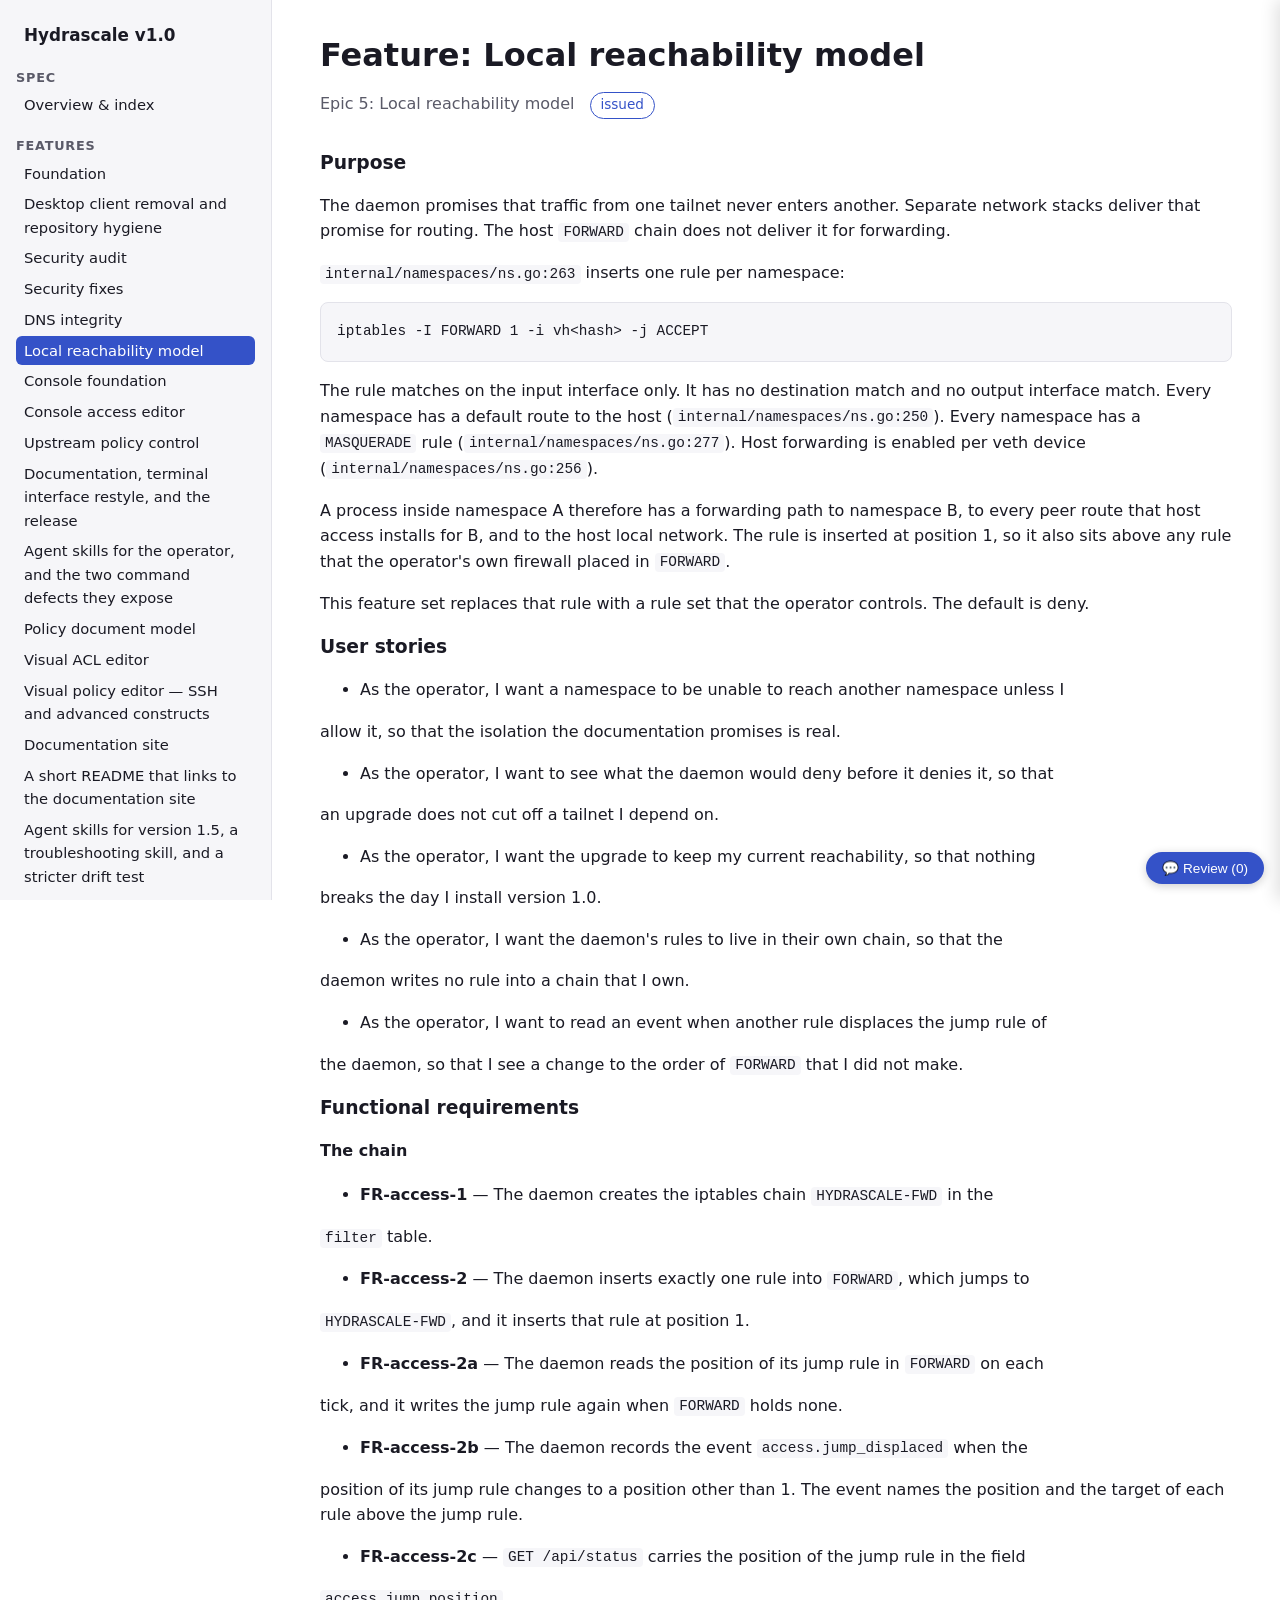
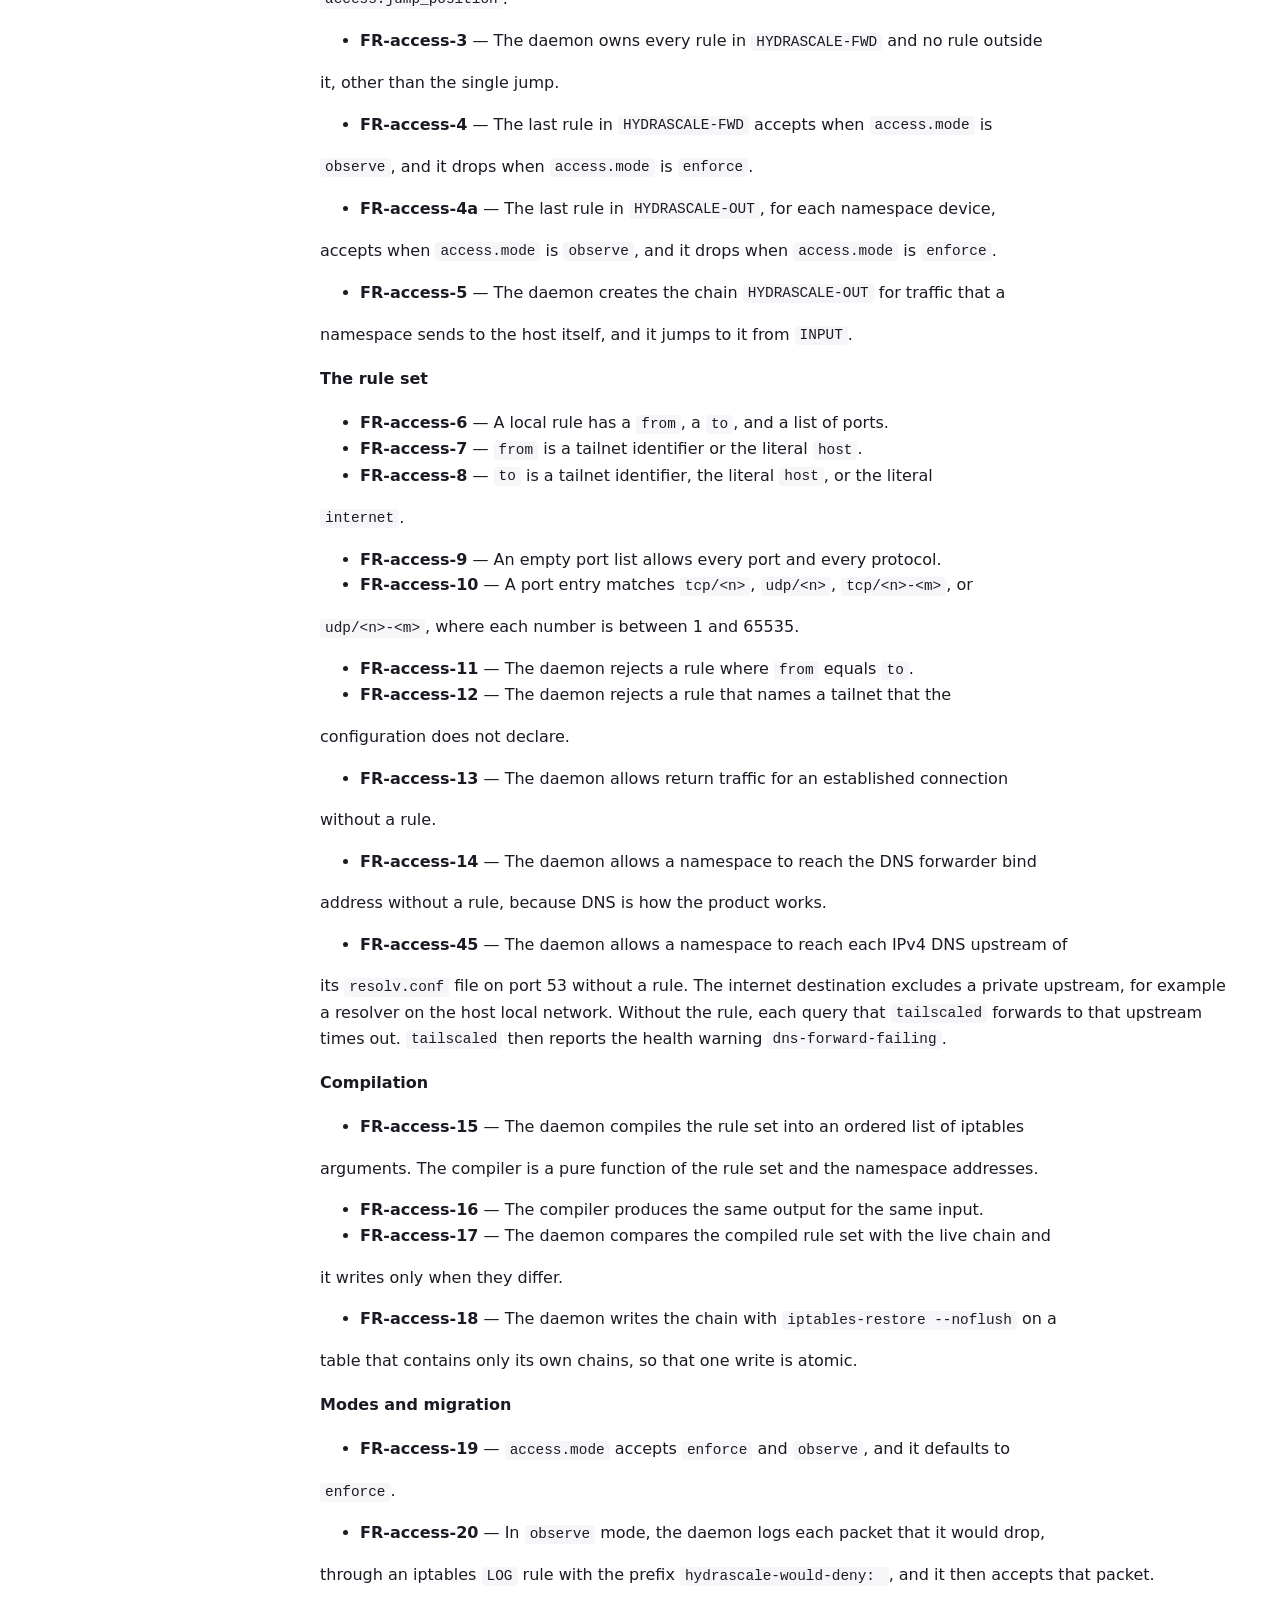
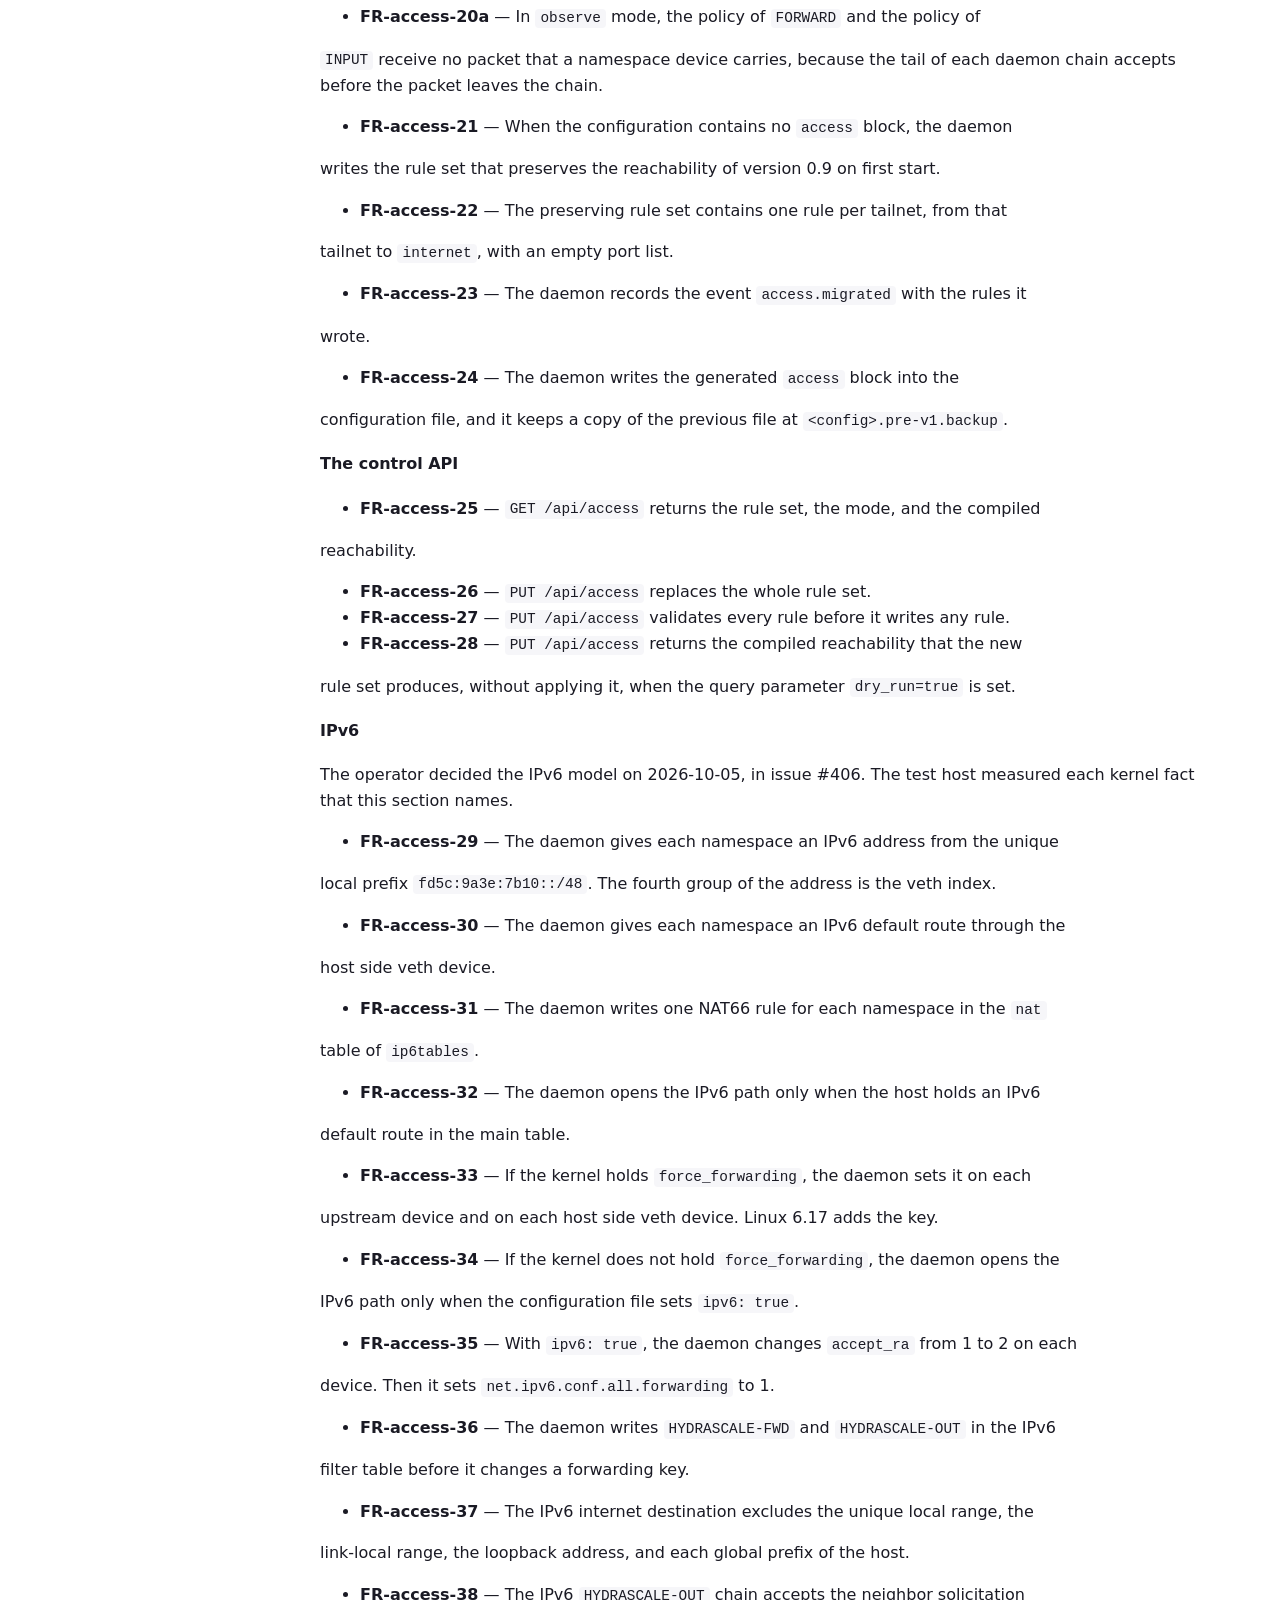
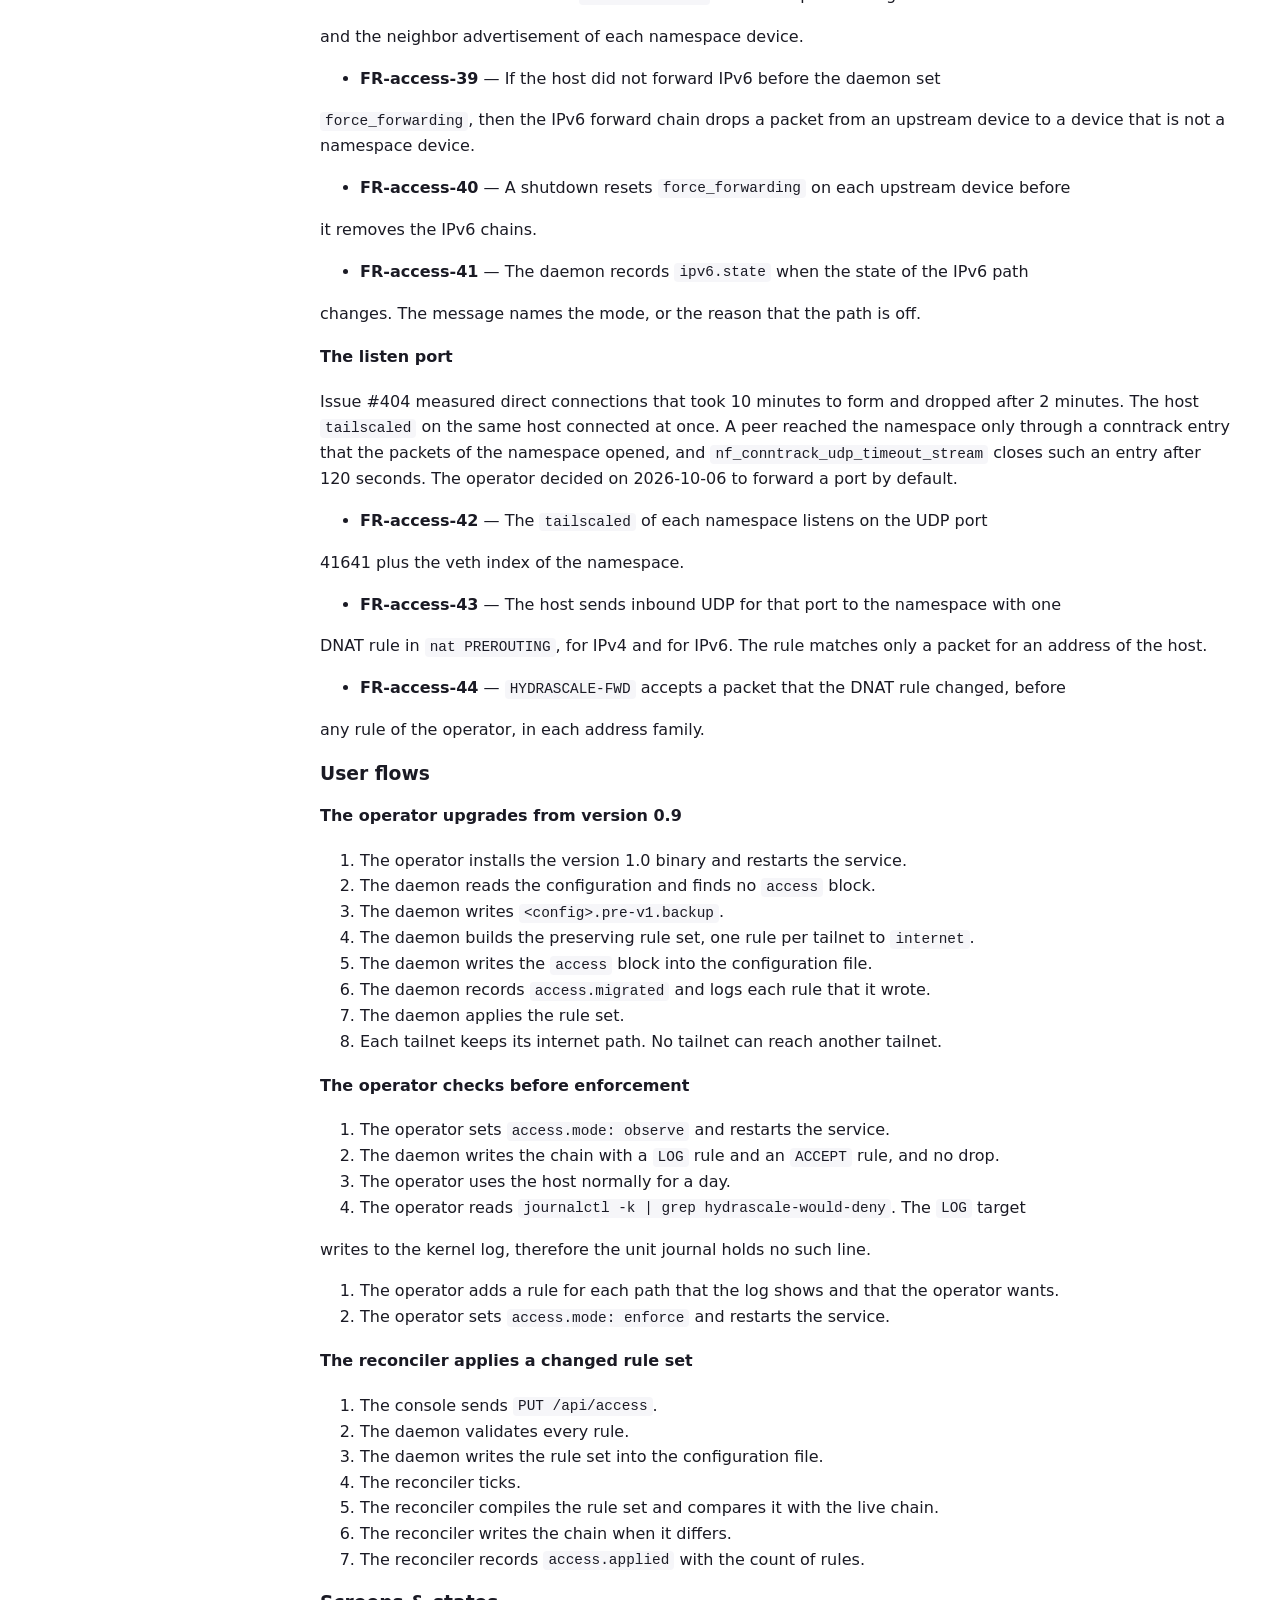
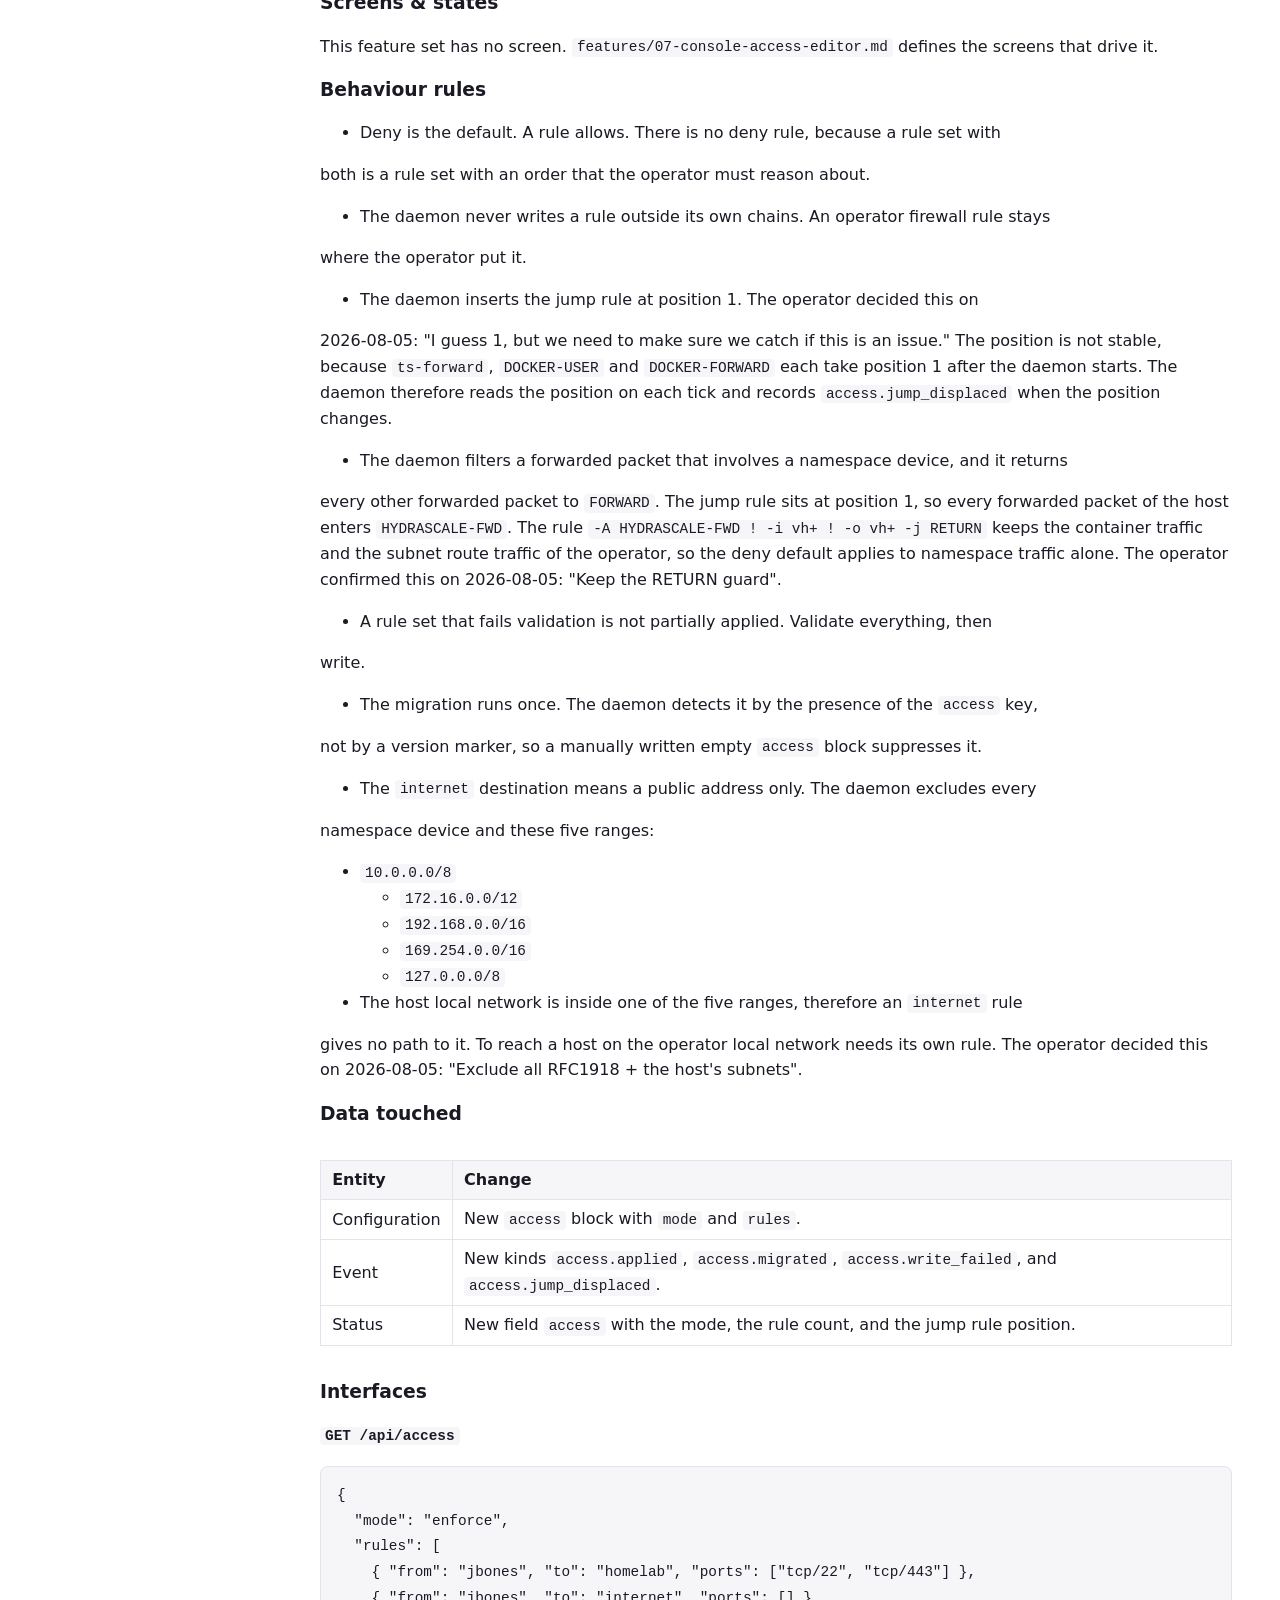
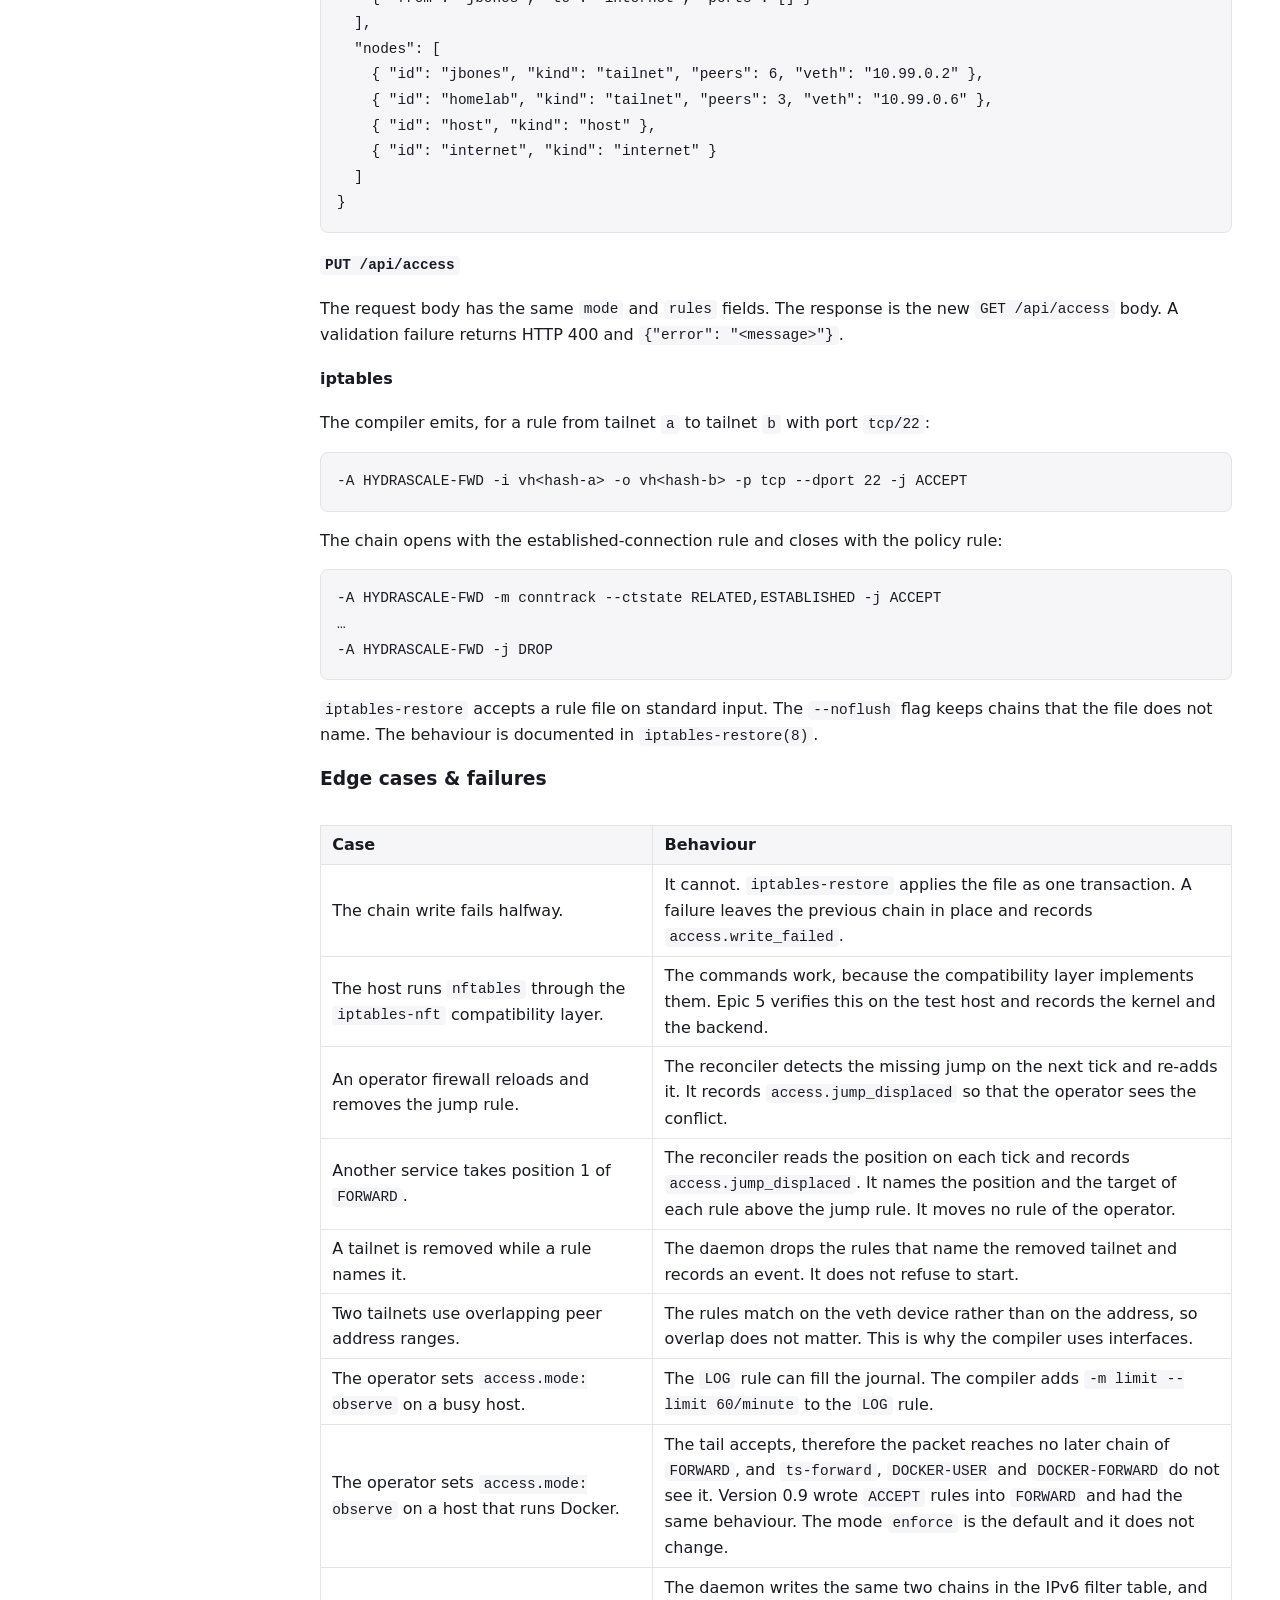
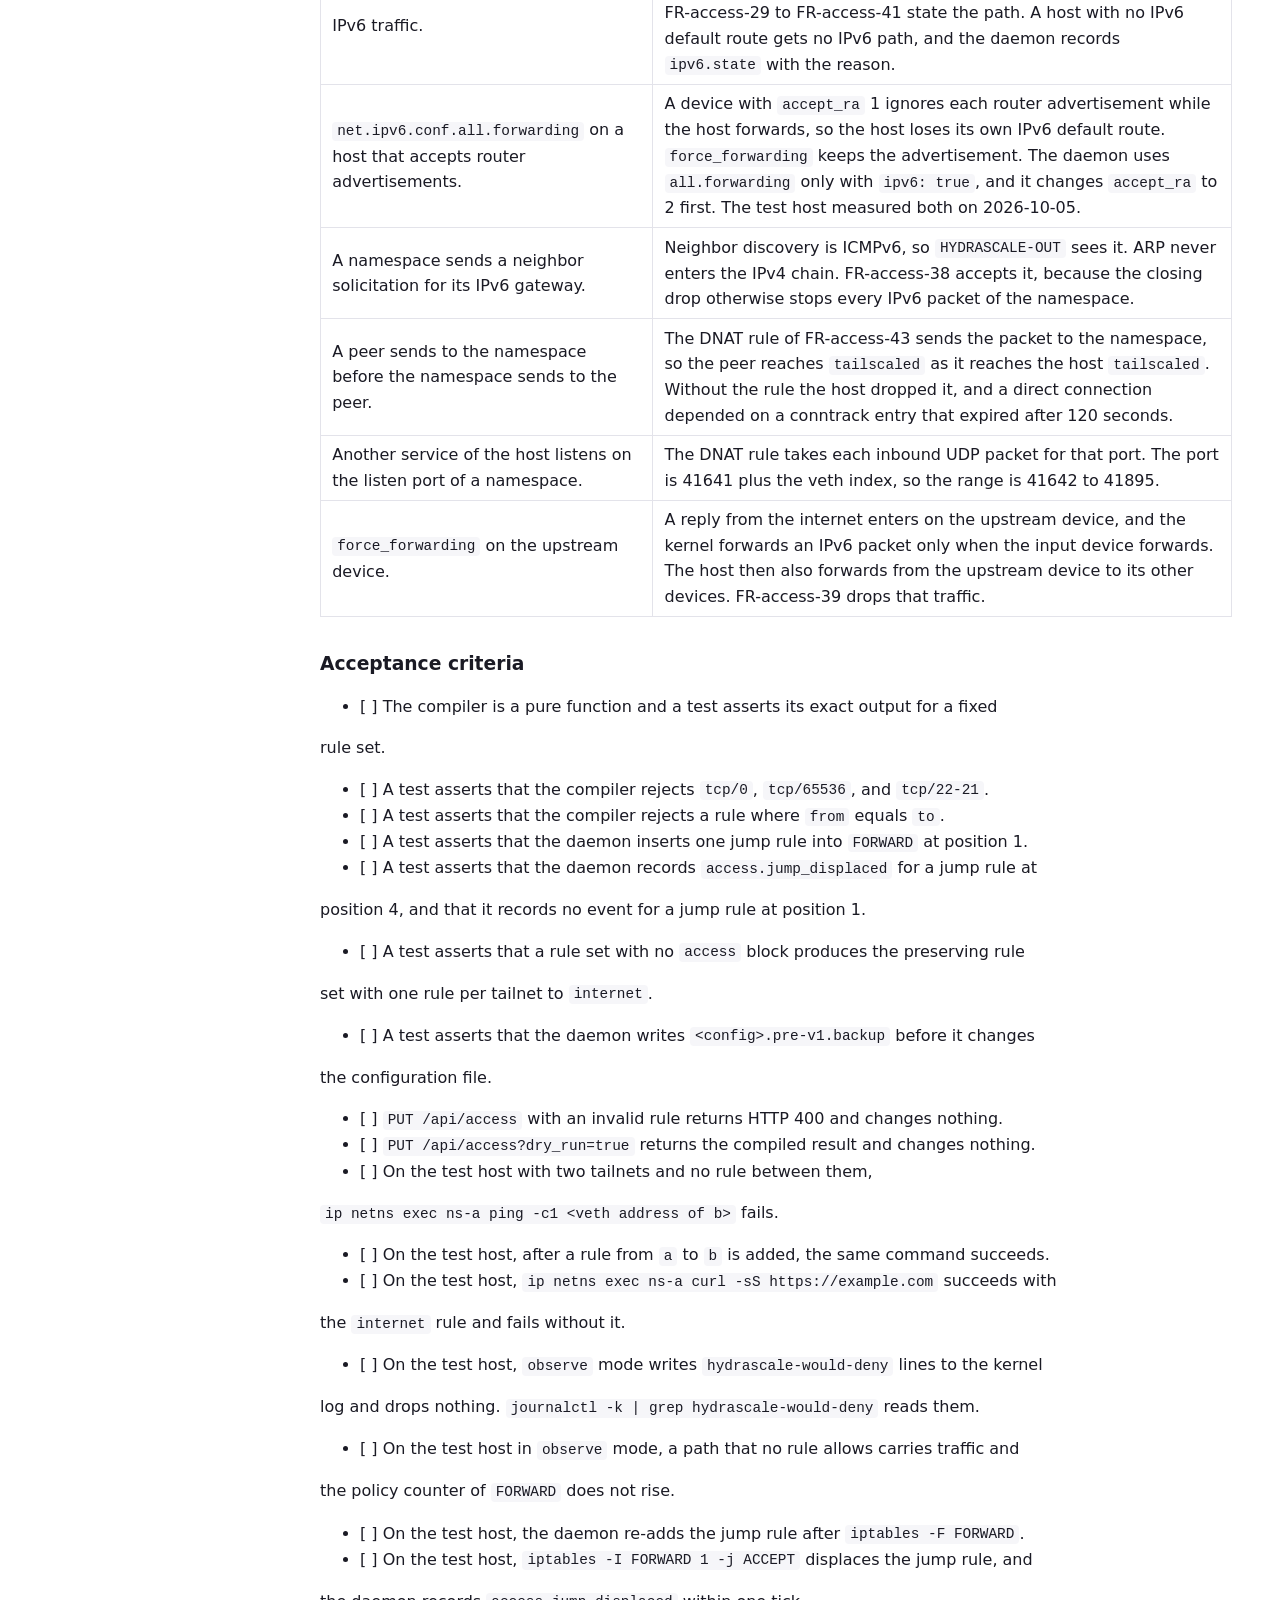
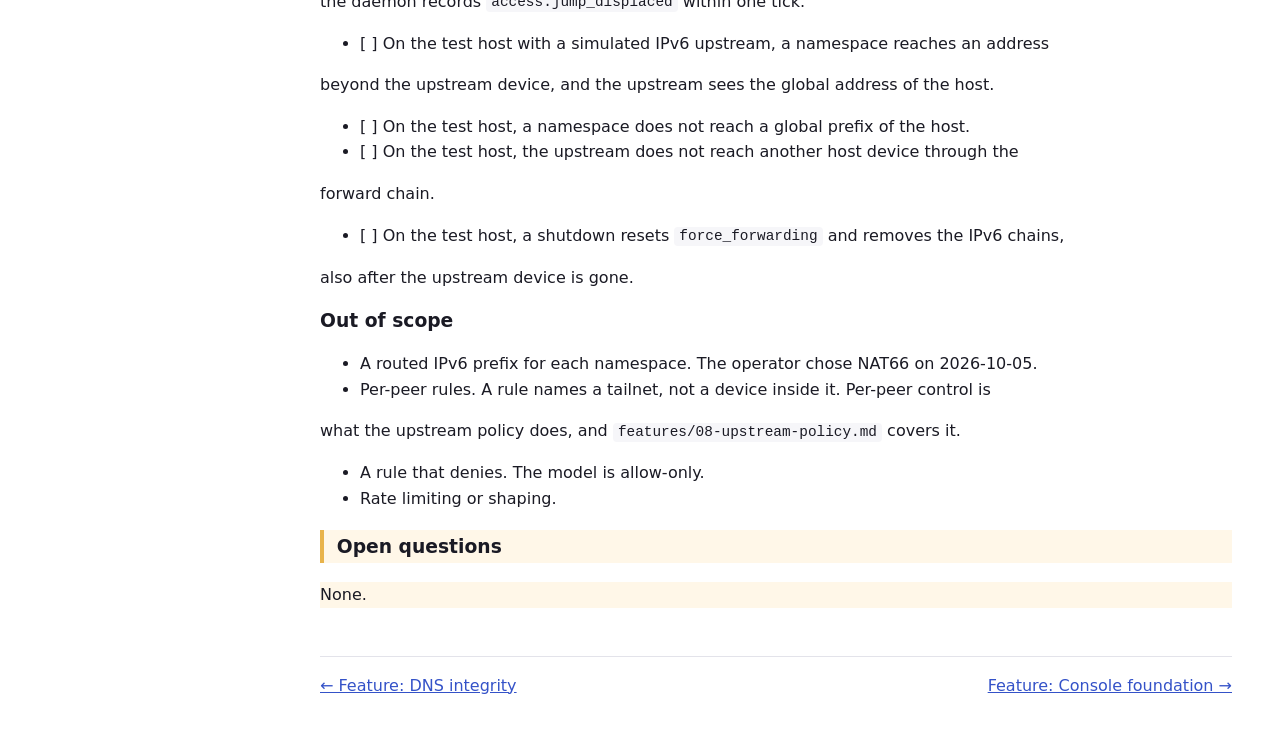
<file: docs/specs/html/feature-reachability-model.html>
<!doctype html>
<html lang="en">
<head>
<meta charset="utf-8">
<meta name="viewport" content="width=device-width, initial-scale=1">
<title>Hydrascale v1.0 — Feature: Local reachability model</title>
<style>
:root { --bg:#ffffff; --fg:#1a1a24; --muted:#5a5a68; --line:#e3e3ea; --accent:#3452c8;
        --card:#f6f6f9; --warn-bg:#fff7e8; --warn-line:#e8b34a; }
@media (prefers-color-scheme: dark) {
  :root { --bg:#14141b; --fg:#e8e8ee; --muted:#9a9aa8; --line:#2c2c38; --accent:#8ea6ff;
          --card:#1c1c26; --warn-bg:#2a2318; --warn-line:#a87c2a; } }
* { box-sizing:border-box; }
body { margin:0; background:var(--bg); color:var(--fg);
       font:16px/1.6 system-ui,-apple-system,sans-serif; }
.layout { display:flex; min-height:100vh; }
aside.site { width:17rem; flex:none; border-right:1px solid var(--line);
             padding:1.2rem 1rem 3rem; position:sticky; top:0; height:100vh;
             overflow-y:auto; background:var(--card); }
aside.site h2 { font-size:.8rem; text-transform:uppercase; letter-spacing:.06em;
                color:var(--muted); margin:1.2rem 0 .3rem; border:none; padding:0; }
aside.site ul { list-style:none; margin:0; padding:0; }
aside.site li { margin:.15rem 0; }
aside.site a { text-decoration:none; color:var(--fg); font-size:.92rem;
               display:block; padding:.15rem .5rem; border-radius:6px; }
aside.site a:hover { background:var(--bg); }
aside.site a.current { background:var(--accent); color:#fff; }
aside.site a.sub { padding-left:1.3rem; font-size:.84rem; color:var(--muted); }
aside.site .brand { font-weight:700; font-size:1.05rem; }
main { max-width:60rem; margin:0 auto; padding:2rem 1.5rem 6rem; min-width:0; flex:1; }
h1,h2,h3,h4 { line-height:1.25; }
h1 { font-size:2rem; margin:.2rem 0; }
h2 { border-bottom:1px solid var(--line); padding-bottom:.3rem; margin-top:2.5rem; }
a { color:var(--accent); }
code { background:var(--card); padding:.1em .35em; border-radius:4px; font-size:.9em; }
pre.code { background:var(--card); border:1px solid var(--line); border-radius:8px;
           padding:1rem; overflow-x:auto; }
pre.code code { background:none; padding:0; }
.table-wrap { overflow-x:auto; }
table { border-collapse:collapse; margin:1rem 0; min-width:50%; }
th,td { border:1px solid var(--line); padding:.4rem .7rem; text-align:left; }
th { background:var(--card); }
blockquote { border-left:3px solid var(--accent); margin:1rem 0; padding:.2rem 1rem;
             color:var(--muted); }
.meta { color:var(--muted); margin-bottom:2rem; }
.badge { display:inline-block; padding:.1rem .6rem; border-radius:999px;
         border:1px solid var(--accent); color:var(--accent); font-size:.85rem; }
.diagram { background:var(--card); border:1px solid var(--line); border-radius:8px;
           padding:1rem; margin:1rem 0; overflow-x:auto; }
.diagram pre.mermaid { margin:0; }
.diagram.raw::before { content:"diagram source (assets/mermaid.min.js not vendored)";
                       display:block; color:var(--muted); font-size:.8rem;
                       margin-bottom:.5rem; }
.callout-h, .callout-h ~ p, .callout-h ~ ul { background:var(--warn-bg); }
.callout-h { border-left:4px solid var(--warn-line); padding:.3rem .8rem; }
.mockup { margin:1.5rem 0; }
.mockup iframe { width:100%; height:32rem; border:1px solid var(--line);
                 border-radius:8px; background:#fff; }
nav.pager { display:flex; justify-content:space-between; margin-top:3rem;
            border-top:1px solid var(--line); padding-top:1rem; }
@media (max-width: 900px) {
  .layout { display:block; }
  aside.site { width:auto; height:auto; position:static; border-right:none;
               border-bottom:1px solid var(--line); }
}
h1[id]:hover .rv-add, h2[id]:hover .rv-add, h3[id]:hover .rv-add,
h4[id]:hover .rv-add { opacity:1; }
.rv-add { opacity:0; margin-left:.5rem; font-size:.75rem; cursor:pointer;
          border:1px solid var(--accent); color:var(--accent); background:none;
          border-radius:6px; padding:0 .45rem; vertical-align:middle;
          transition:opacity .15s; }
.rv-comment { border:1px solid var(--warn-line); border-left-width:4px;
              background:var(--warn-bg); border-radius:8px; padding:.6rem .9rem;
              margin:.8rem 0; font-size:.92rem; }
.rv-comment.rv-resolved { opacity:.6; border-left-color:var(--line); }
.rv-comment .rv-head { display:flex; gap:.6rem; align-items:center;
                       color:var(--muted); font-size:.8rem; margin-bottom:.3rem; }
.rv-comment .rv-head button { font-size:.75rem; cursor:pointer; background:none;
                              border:1px solid var(--line); border-radius:6px;
                              color:var(--muted); padding:0 .4rem; }
.rv-comment .rv-body { white-space:pre-wrap; }
.rv-editor textarea { width:100%; min-height:5rem; background:var(--bg);
                      color:var(--fg); border:1px solid var(--line);
                      border-radius:6px; padding:.5rem; font:inherit; }
.rv-editor .rv-actions { margin-top:.4rem; display:flex; gap:.5rem; }
.rv-editor button { cursor:pointer; border-radius:6px; padding:.2rem .8rem;
                    border:1px solid var(--accent); background:var(--accent);
                    color:#fff; }
.rv-editor button.rv-cancel { background:none; color:var(--accent); }
#rv-toggle { position:fixed; right:1rem; bottom:1rem; z-index:60;
             background:var(--accent); color:#fff; border:none; cursor:pointer;
             border-radius:999px; padding:.5rem 1rem; font-size:.85rem;
             box-shadow:0 2px 10px rgba(0,0,0,.2); }
#rv-drawer { position:fixed; top:0; right:0; bottom:0; width:21rem; z-index:55;
             background:var(--card); border-left:1px solid var(--line);
             display:flex; flex-direction:column; transform:translateX(100%);
             transition:transform .2s ease; box-shadow:-4px 0 16px rgba(0,0,0,.12); }
body.rv-open #rv-drawer { transform:none; }
body.rv-open .layout { padding-right:21rem; }
#rv-drawer header { padding:.8rem 1rem .5rem; border-bottom:1px solid var(--line); }
#rv-drawer header .rv-count { color:var(--muted); font-size:.8rem; }
#rv-drawer .rv-compose { padding:.8rem 1rem; border-bottom:1px solid var(--line); }
#rv-drawer .rv-compose label { display:block; font-size:.75rem;
                               color:var(--muted); margin-bottom:.25rem; }
#rv-drawer .rv-compose select { width:100%; margin-bottom:.4rem;
             background:var(--bg); color:var(--fg); border:1px solid var(--line);
             border-radius:6px; padding:.3rem; font:inherit; font-size:.85rem; }
#rv-drawer .rv-compose textarea { width:100%; min-height:5.5rem;
             background:var(--bg); color:var(--fg); border:1px solid var(--line);
             border-radius:6px; padding:.5rem; font:inherit; font-size:.9rem; }
#rv-drawer .rv-compose .rv-live { font-size:.72rem; color:var(--muted); }
#rv-drawer .rv-list { flex:1; overflow-y:auto; padding:.6rem 1rem; }
#rv-drawer .rv-item { border:1px solid var(--line); border-left:3px solid
             var(--warn-line); border-radius:8px; padding:.45rem .6rem;
             margin-bottom:.6rem; font-size:.82rem; cursor:pointer; }
#rv-drawer .rv-item.rv-resolved { opacity:.55; border-left-color:var(--line); }
#rv-drawer .rv-item .rv-where { color:var(--accent); font-size:.72rem; }
#rv-drawer .rv-item .rv-meta { color:var(--muted); font-size:.72rem;
                               display:flex; gap:.5rem; align-items:center; }
#rv-drawer .rv-item .rv-meta button { font-size:.7rem; cursor:pointer;
             background:none; border:1px solid var(--line); border-radius:5px;
             color:var(--muted); padding:0 .35rem; }
#rv-drawer .rv-item .rv-text { white-space:pre-wrap; margin:.15rem 0; }
#rv-drawer footer { padding:.6rem 1rem; border-top:1px solid var(--line);
                    display:flex; gap:.5rem; flex-wrap:wrap; }
#rv-drawer footer button, #rv-drawer .rv-compose button {
  cursor:pointer; border:1px solid var(--accent); background:none;
  color:var(--accent); border-radius:6px; padding:.2rem .7rem; font-size:.8rem; }
#rv-drawer .rv-compose button.rv-primary { background:var(--accent); color:#fff; }
#rv-drawer .rv-otherpages { color:var(--muted); font-size:.75rem;
                            margin:.4rem 0 0; }
@media (max-width: 1200px) { body.rv-open .layout { padding-right:0; } }
</style>
</head>
<body data-page="feature-reachability-model" data-rvkey="hydrascale-v1">
<div class="layout">
<aside class="site"><a class="brand" href="../spec.html">Hydrascale v1.0</a>
<h2>Spec</h2><ul>
<li><a href="../spec.html">Overview &amp; index</a></li>
</ul>
<h2>Features</h2><ul>
<li><a href="feature-foundation.html">Foundation</a></li>
<li><a href="feature-desktop-client-removal.html">Desktop client removal and repository hygiene</a></li>
<li><a href="feature-security-audit.html">Security audit</a></li>
<li><a href="feature-security-fixes.html">Security fixes</a></li>
<li><a href="feature-dns-integrity.html">DNS integrity</a></li>
<li><a class="current" href="feature-reachability-model.html">Local reachability model</a></li>
<li><a href="feature-console-foundation.html">Console foundation</a></li>
<li><a href="feature-console-access-editor.html">Console access editor</a></li>
<li><a href="feature-upstream-policy.html">Upstream policy control</a></li>
<li><a href="feature-docs-and-release.html">Documentation, terminal interface restyle, and the release</a></li>
<li><a href="feature-agent-skills.html">Agent skills for the operator, and the two command defects they expose</a></li>
<li><a href="feature-policy-document-model.html">Policy document model</a></li>
<li><a href="feature-visual-acl-editor.html">Visual ACL editor</a></li>
<li><a href="feature-visual-policy-advanced.html">Visual policy editor — SSH and advanced constructs</a></li>
<li><a href="feature-docs-site.html">Documentation site</a></li>
<li><a href="feature-readme-slim.html">A short README that links to the documentation site</a></li>
<li><a href="feature-agent-skills-refresh.html">Agent skills for version 1.5, a troubleshooting skill, and a stricter drift test</a></li>
<li><a href="feature-published-ports.html">Published ports — a peer reaches a service of the host</a></li>
<li><a href="feature-tailscale-services.html">Tailscale services — the host names and routes a service of a tailnet</a></li>
</ul></aside>
<main>
<h1>Feature: Local reachability model</h1>
<p class="meta">Epic 5: Local reachability model &nbsp; <span class="badge">issued</span></p>
<h3 id="reachability-model-purpose">Purpose</h3>
<p>The daemon promises that traffic from one tailnet never enters another. Separate network stacks deliver that promise for routing. The host <code>FORWARD</code> chain does not deliver it for forwarding.</p>
<p><code>internal/namespaces/ns.go:263</code> inserts one rule per namespace:</p>
<pre class="code"><code>iptables -I FORWARD 1 -i vh&lt;hash&gt; -j ACCEPT</code></pre>
<p>The rule matches on the input interface only. It has no destination match and no output interface match. Every namespace has a default route to the host (<code>internal/namespaces/ns.go:250</code>). Every namespace has a <code>MASQUERADE</code> rule (<code>internal/namespaces/ns.go:277</code>). Host forwarding is enabled per veth device (<code>internal/namespaces/ns.go:256</code>).</p>
<p>A process inside namespace A therefore has a forwarding path to namespace B, to every peer route that host access installs for B, and to the host local network. The rule is inserted at position 1, so it also sits above any rule that the operator's own firewall placed in <code>FORWARD</code>.</p>
<p>This feature set replaces that rule with a rule set that the operator controls. The default is deny.</p>
<h3 id="reachability-model-user-stories">User stories</h3>
<ul>
<li>As the operator, I want a namespace to be unable to reach another namespace unless I
</li>
</ul>
<p>allow it, so that the isolation the documentation promises is real.</p>
<ul>
<li>As the operator, I want to see what the daemon would deny before it denies it, so that
</li>
</ul>
<p>an upgrade does not cut off a tailnet I depend on.</p>
<ul>
<li>As the operator, I want the upgrade to keep my current reachability, so that nothing
</li>
</ul>
<p>breaks the day I install version 1.0.</p>
<ul>
<li>As the operator, I want the daemon's rules to live in their own chain, so that the
</li>
</ul>
<p>daemon writes no rule into a chain that I own.</p>
<ul>
<li>As the operator, I want to read an event when another rule displaces the jump rule of
</li>
</ul>
<p>the daemon, so that I see a change to the order of <code>FORWARD</code> that I did not make.</p>
<h3 id="reachability-model-functional-requirements">Functional requirements</h3>
<h4 id="reachability-model-the-chain">The chain</h4>
<ul>
<li><strong>FR-access-1</strong> — The daemon creates the iptables chain <code>HYDRASCALE-FWD</code> in the
</li>
</ul>
<p><code>filter</code> table.</p>
<ul>
<li><strong>FR-access-2</strong> — The daemon inserts exactly one rule into <code>FORWARD</code>, which jumps to
</li>
</ul>
<p><code>HYDRASCALE-FWD</code>, and it inserts that rule at position 1.</p>
<ul>
<li><strong>FR-access-2a</strong> — The daemon reads the position of its jump rule in <code>FORWARD</code> on each
</li>
</ul>
<p>tick, and it writes the jump rule again when <code>FORWARD</code> holds none.</p>
<ul>
<li><strong>FR-access-2b</strong> — The daemon records the event <code>access.jump_displaced</code> when the
</li>
</ul>
<p>position of its jump rule changes to a position other than 1. The event names the position and the target of each rule above the jump rule.</p>
<ul>
<li><strong>FR-access-2c</strong> — <code>GET /api/status</code> carries the position of the jump rule in the field
</li>
</ul>
<p><code>access.jump_position</code>.</p>
<ul>
<li><strong>FR-access-3</strong> — The daemon owns every rule in <code>HYDRASCALE-FWD</code> and no rule outside
</li>
</ul>
<p>it, other than the single jump.</p>
<ul>
<li><strong>FR-access-4</strong> — The last rule in <code>HYDRASCALE-FWD</code> accepts when <code>access.mode</code> is
</li>
</ul>
<p><code>observe</code>, and it drops when <code>access.mode</code> is <code>enforce</code>.</p>
<ul>
<li><strong>FR-access-4a</strong> — The last rule in <code>HYDRASCALE-OUT</code>, for each namespace device,
</li>
</ul>
<p>accepts when <code>access.mode</code> is <code>observe</code>, and it drops when <code>access.mode</code> is <code>enforce</code>.</p>
<ul>
<li><strong>FR-access-5</strong> — The daemon creates the chain <code>HYDRASCALE-OUT</code> for traffic that a
</li>
</ul>
<p>namespace sends to the host itself, and it jumps to it from <code>INPUT</code>.</p>
<h4 id="reachability-model-the-rule-set">The rule set</h4>
<ul>
<li><strong>FR-access-6</strong> — A local rule has a <code>from</code>, a <code>to</code>, and a list of ports.
</li>
<li><strong>FR-access-7</strong> — <code>from</code> is a tailnet identifier or the literal <code>host</code>.
</li>
<li><strong>FR-access-8</strong> — <code>to</code> is a tailnet identifier, the literal <code>host</code>, or the literal
</li>
</ul>
<p><code>internet</code>.</p>
<ul>
<li><strong>FR-access-9</strong> — An empty port list allows every port and every protocol.
</li>
<li><strong>FR-access-10</strong> — A port entry matches <code>tcp/&lt;n&gt;</code>, <code>udp/&lt;n&gt;</code>, <code>tcp/&lt;n&gt;-&lt;m&gt;</code>, or
</li>
</ul>
<p><code>udp/&lt;n&gt;-&lt;m&gt;</code>, where each number is between 1 and 65535.</p>
<ul>
<li><strong>FR-access-11</strong> — The daemon rejects a rule where <code>from</code> equals <code>to</code>.
</li>
<li><strong>FR-access-12</strong> — The daemon rejects a rule that names a tailnet that the
</li>
</ul>
<p>configuration does not declare.</p>
<ul>
<li><strong>FR-access-13</strong> — The daemon allows return traffic for an established connection
</li>
</ul>
<p>without a rule.</p>
<ul>
<li><strong>FR-access-14</strong> — The daemon allows a namespace to reach the DNS forwarder bind
</li>
</ul>
<p>address without a rule, because DNS is how the product works.</p>
<ul>
<li><strong>FR-access-45</strong> — The daemon allows a namespace to reach each IPv4 DNS upstream of
</li>
</ul>
<p>its <code>resolv.conf</code> file on port 53 without a rule. The internet destination excludes a private upstream, for example a resolver on the host local network. Without the rule, each query that <code>tailscaled</code> forwards to that upstream times out. <code>tailscaled</code> then reports the health warning <code>dns-forward-failing</code>.</p>
<h4 id="reachability-model-compilation">Compilation</h4>
<ul>
<li><strong>FR-access-15</strong> — The daemon compiles the rule set into an ordered list of iptables
</li>
</ul>
<p>arguments. The compiler is a pure function of the rule set and the namespace addresses.</p>
<ul>
<li><strong>FR-access-16</strong> — The compiler produces the same output for the same input.
</li>
<li><strong>FR-access-17</strong> — The daemon compares the compiled rule set with the live chain and
</li>
</ul>
<p>it writes only when they differ.</p>
<ul>
<li><strong>FR-access-18</strong> — The daemon writes the chain with <code>iptables-restore --noflush</code> on a
</li>
</ul>
<p>table that contains only its own chains, so that one write is atomic.</p>
<h4 id="reachability-model-modes-and-migration">Modes and migration</h4>
<ul>
<li><strong>FR-access-19</strong> — <code>access.mode</code> accepts <code>enforce</code> and <code>observe</code>, and it defaults to
</li>
</ul>
<p><code>enforce</code>.</p>
<ul>
<li><strong>FR-access-20</strong> — In <code>observe</code> mode, the daemon logs each packet that it would drop,
</li>
</ul>
<p>through an iptables <code>LOG</code> rule with the prefix <code>hydrascale-would-deny: </code>, and it then accepts that packet.</p>
<ul>
<li><strong>FR-access-20a</strong> — In <code>observe</code> mode, the policy of <code>FORWARD</code> and the policy of
</li>
</ul>
<p><code>INPUT</code> receive no packet that a namespace device carries, because the tail of each daemon chain accepts before the packet leaves the chain.</p>
<ul>
<li><strong>FR-access-21</strong> — When the configuration contains no <code>access</code> block, the daemon
</li>
</ul>
<p>writes the rule set that preserves the reachability of version 0.9 on first start.</p>
<ul>
<li><strong>FR-access-22</strong> — The preserving rule set contains one rule per tailnet, from that
</li>
</ul>
<p>tailnet to <code>internet</code>, with an empty port list.</p>
<ul>
<li><strong>FR-access-23</strong> — The daemon records the event <code>access.migrated</code> with the rules it
</li>
</ul>
<p>wrote.</p>
<ul>
<li><strong>FR-access-24</strong> — The daemon writes the generated <code>access</code> block into the
</li>
</ul>
<p>configuration file, and it keeps a copy of the previous file at <code>&lt;config&gt;.pre-v1.backup</code>.</p>
<h4 id="reachability-model-the-control-api">The control API</h4>
<ul>
<li><strong>FR-access-25</strong> — <code>GET /api/access</code> returns the rule set, the mode, and the compiled
</li>
</ul>
<p>reachability.</p>
<ul>
<li><strong>FR-access-26</strong> — <code>PUT /api/access</code> replaces the whole rule set.
</li>
<li><strong>FR-access-27</strong> — <code>PUT /api/access</code> validates every rule before it writes any rule.
</li>
<li><strong>FR-access-28</strong> — <code>PUT /api/access</code> returns the compiled reachability that the new
</li>
</ul>
<p>rule set produces, without applying it, when the query parameter <code>dry_run=true</code> is set.</p>
<h4 id="reachability-model-ipv6">IPv6</h4>
<p>The operator decided the IPv6 model on 2026-10-05, in issue #406. The test host measured each kernel fact that this section names.</p>
<ul>
<li><strong>FR-access-29</strong> — The daemon gives each namespace an IPv6 address from the unique
</li>
</ul>
<p>local prefix <code>fd5c:9a3e:7b10::/48</code>. The fourth group of the address is the veth index.</p>
<ul>
<li><strong>FR-access-30</strong> — The daemon gives each namespace an IPv6 default route through the
</li>
</ul>
<p>host side veth device.</p>
<ul>
<li><strong>FR-access-31</strong> — The daemon writes one NAT66 rule for each namespace in the <code>nat</code>
</li>
</ul>
<p>table of <code>ip6tables</code>.</p>
<ul>
<li><strong>FR-access-32</strong> — The daemon opens the IPv6 path only when the host holds an IPv6
</li>
</ul>
<p>default route in the main table.</p>
<ul>
<li><strong>FR-access-33</strong> — If the kernel holds <code>force_forwarding</code>, the daemon sets it on each
</li>
</ul>
<p>upstream device and on each host side veth device. Linux 6.17 adds the key.</p>
<ul>
<li><strong>FR-access-34</strong> — If the kernel does not hold <code>force_forwarding</code>, the daemon opens the
</li>
</ul>
<p>IPv6 path only when the configuration file sets <code>ipv6: true</code>.</p>
<ul>
<li><strong>FR-access-35</strong> — With <code>ipv6: true</code>, the daemon changes <code>accept_ra</code> from 1 to 2 on each
</li>
</ul>
<p>device. Then it sets <code>net.ipv6.conf.all.forwarding</code> to 1.</p>
<ul>
<li><strong>FR-access-36</strong> — The daemon writes <code>HYDRASCALE-FWD</code> and <code>HYDRASCALE-OUT</code> in the IPv6
</li>
</ul>
<p>filter table before it changes a forwarding key.</p>
<ul>
<li><strong>FR-access-37</strong> — The IPv6 internet destination excludes the unique local range, the
</li>
</ul>
<p>link-local range, the loopback address, and each global prefix of the host.</p>
<ul>
<li><strong>FR-access-38</strong> — The IPv6 <code>HYDRASCALE-OUT</code> chain accepts the neighbor solicitation
</li>
</ul>
<p>and the neighbor advertisement of each namespace device.</p>
<ul>
<li><strong>FR-access-39</strong> — If the host did not forward IPv6 before the daemon set
</li>
</ul>
<p><code>force_forwarding</code>, then the IPv6 forward chain drops a packet from an upstream device to a device that is not a namespace device.</p>
<ul>
<li><strong>FR-access-40</strong> — A shutdown resets <code>force_forwarding</code> on each upstream device before
</li>
</ul>
<p>it removes the IPv6 chains.</p>
<ul>
<li><strong>FR-access-41</strong> — The daemon records <code>ipv6.state</code> when the state of the IPv6 path
</li>
</ul>
<p>changes. The message names the mode, or the reason that the path is off.</p>
<h4 id="reachability-model-the-listen-port">The listen port</h4>
<p>Issue #404 measured direct connections that took 10 minutes to form and dropped after 2 minutes. The host <code>tailscaled</code> on the same host connected at once. A peer reached the namespace only through a conntrack entry that the packets of the namespace opened, and <code>nf_conntrack_udp_timeout_stream</code> closes such an entry after 120 seconds. The operator decided on 2026-10-06 to forward a port by default.</p>
<ul>
<li><strong>FR-access-42</strong> — The <code>tailscaled</code> of each namespace listens on the UDP port
</li>
</ul>
<p>41641 plus the veth index of the namespace.</p>
<ul>
<li><strong>FR-access-43</strong> — The host sends inbound UDP for that port to the namespace with one
</li>
</ul>
<p>DNAT rule in <code>nat PREROUTING</code>, for IPv4 and for IPv6. The rule matches only a packet for an address of the host.</p>
<ul>
<li><strong>FR-access-44</strong> — <code>HYDRASCALE-FWD</code> accepts a packet that the DNAT rule changed, before
</li>
</ul>
<p>any rule of the operator, in each address family.</p>
<h3 id="reachability-model-user-flows">User flows</h3>
<h4 id="reachability-model-the-operator-upgrades-from-version-0-9">The operator upgrades from version 0.9</h4>
<ol>
<li>The operator installs the version 1.0 binary and restarts the service.
</li>
<li>The daemon reads the configuration and finds no <code>access</code> block.
</li>
<li>The daemon writes <code>&lt;config&gt;.pre-v1.backup</code>.
</li>
<li>The daemon builds the preserving rule set, one rule per tailnet to <code>internet</code>.
</li>
<li>The daemon writes the <code>access</code> block into the configuration file.
</li>
<li>The daemon records <code>access.migrated</code> and logs each rule that it wrote.
</li>
<li>The daemon applies the rule set.
</li>
<li>Each tailnet keeps its internet path. No tailnet can reach another tailnet.
</li>
</ol>
<h4 id="reachability-model-the-operator-checks-before-enforcement">The operator checks before enforcement</h4>
<ol>
<li>The operator sets <code>access.mode: observe</code> and restarts the service.
</li>
<li>The daemon writes the chain with a <code>LOG</code> rule and an <code>ACCEPT</code> rule, and no drop.
</li>
<li>The operator uses the host normally for a day.
</li>
<li>The operator reads <code>journalctl -k | grep hydrascale-would-deny</code>. The <code>LOG</code> target
</li>
</ol>
<p>writes to the kernel log, therefore the unit journal holds no such line.</p>
<ol>
<li>The operator adds a rule for each path that the log shows and that the operator wants.
</li>
<li>The operator sets <code>access.mode: enforce</code> and restarts the service.
</li>
</ol>
<h4 id="reachability-model-the-reconciler-applies-a-changed-rule-set">The reconciler applies a changed rule set</h4>
<ol>
<li>The console sends <code>PUT /api/access</code>.
</li>
<li>The daemon validates every rule.
</li>
<li>The daemon writes the rule set into the configuration file.
</li>
<li>The reconciler ticks.
</li>
<li>The reconciler compiles the rule set and compares it with the live chain.
</li>
<li>The reconciler writes the chain when it differs.
</li>
<li>The reconciler records <code>access.applied</code> with the count of rules.
</li>
</ol>
<h3 id="reachability-model-screens-states">Screens &amp; states</h3>
<p>This feature set has no screen. <code>features/07-console-access-editor.md</code> defines the screens that drive it.</p>
<h3 id="reachability-model-behaviour-rules">Behaviour rules</h3>
<ul>
<li>Deny is the default. A rule allows. There is no deny rule, because a rule set with
</li>
</ul>
<p>both is a rule set with an order that the operator must reason about.</p>
<ul>
<li>The daemon never writes a rule outside its own chains. An operator firewall rule stays
</li>
</ul>
<p>where the operator put it.</p>
<ul>
<li>The daemon inserts the jump rule at position 1. The operator decided this on
</li>
</ul>
<p>2026-08-05: "I guess 1, but we need to make sure we catch if this is an issue." The position is not stable, because <code>ts-forward</code>, <code>DOCKER-USER</code> and <code>DOCKER-FORWARD</code> each take position 1 after the daemon starts. The daemon therefore reads the position on each tick and records <code>access.jump_displaced</code> when the position changes.</p>
<ul>
<li>The daemon filters a forwarded packet that involves a namespace device, and it returns
</li>
</ul>
<p>every other forwarded packet to <code>FORWARD</code>. The jump rule sits at position 1, so every forwarded packet of the host enters <code>HYDRASCALE-FWD</code>. The rule <code>-A HYDRASCALE-FWD ! -i vh+ ! -o vh+ -j RETURN</code> keeps the container traffic and the subnet route traffic of the operator, so the deny default applies to namespace traffic alone. The operator confirmed this on 2026-08-05: "Keep the RETURN guard".</p>
<ul>
<li>A rule set that fails validation is not partially applied. Validate everything, then
</li>
</ul>
<p>write.</p>
<ul>
<li>The migration runs once. The daemon detects it by the presence of the <code>access</code> key,
</li>
</ul>
<p>not by a version marker, so a manually written empty <code>access</code> block suppresses it.</p>
<ul>
<li>The <code>internet</code> destination means a public address only. The daemon excludes every
</li>
</ul>
<p>namespace device and these five ranges:</p>
<ul>
<li><code>10.0.0.0/8</code>
<ul>
<li><code>172.16.0.0/12</code>
</li>
<li><code>192.168.0.0/16</code>
</li>
<li><code>169.254.0.0/16</code>
</li>
<li><code>127.0.0.0/8</code>
</li>
</ul>
</li>
<li>The host local network is inside one of the five ranges, therefore an <code>internet</code> rule
</li>
</ul>
<p>gives no path to it. To reach a host on the operator local network needs its own rule. The operator decided this on 2026-08-05: "Exclude all RFC1918 + the host's subnets".</p>
<h3 id="reachability-model-data-touched">Data touched</h3>
<div class="table-wrap"><table>
<tr><th>Entity</th><th>Change</th></tr>
<tr><td>Configuration</td><td>New <code>access</code> block with <code>mode</code> and <code>rules</code>.</td></tr>
<tr><td>Event</td><td>New kinds <code>access.applied</code>, <code>access.migrated</code>, <code>access.write_failed</code>, and <code>access.jump_displaced</code>.</td></tr>
<tr><td>Status</td><td>New field <code>access</code> with the mode, the rule count, and the jump rule position.</td></tr>
</table></div>
<h3 id="reachability-model-interfaces">Interfaces</h3>
<h4 id="reachability-model-get-api-access"><code>GET /api/access</code></h4>
<pre class="code"><code>{
  "mode": "enforce",
  "rules": [
    { "from": "jbones", "to": "homelab", "ports": ["tcp/22", "tcp/443"] },
    { "from": "jbones", "to": "internet", "ports": [] }
  ],
  "nodes": [
    { "id": "jbones", "kind": "tailnet", "peers": 6, "veth": "10.99.0.2" },
    { "id": "homelab", "kind": "tailnet", "peers": 3, "veth": "10.99.0.6" },
    { "id": "host", "kind": "host" },
    { "id": "internet", "kind": "internet" }
  ]
}</code></pre>
<h4 id="reachability-model-put-api-access"><code>PUT /api/access</code></h4>
<p>The request body has the same <code>mode</code> and <code>rules</code> fields. The response is the new <code>GET /api/access</code> body. A validation failure returns HTTP 400 and <code>{"error": "&lt;message&gt;"}</code>.</p>
<h4 id="reachability-model-iptables">iptables</h4>
<p>The compiler emits, for a rule from tailnet <code>a</code> to tailnet <code>b</code> with port <code>tcp/22</code>:</p>
<pre class="code"><code>-A HYDRASCALE-FWD -i vh&lt;hash-a&gt; -o vh&lt;hash-b&gt; -p tcp --dport 22 -j ACCEPT</code></pre>
<p>The chain opens with the established-connection rule and closes with the policy rule:</p>
<pre class="code"><code>-A HYDRASCALE-FWD -m conntrack --ctstate RELATED,ESTABLISHED -j ACCEPT
…
-A HYDRASCALE-FWD -j DROP</code></pre>
<p><code>iptables-restore</code> accepts a rule file on standard input. The <code>--noflush</code> flag keeps chains that the file does not name. The behaviour is documented in <code>iptables-restore(8)</code>.</p>
<h3 id="reachability-model-edge-cases-failures">Edge cases &amp; failures</h3>
<div class="table-wrap"><table>
<tr><th>Case</th><th>Behaviour</th></tr>
<tr><td>The chain write fails halfway.</td><td>It cannot. <code>iptables-restore</code> applies the file as one transaction. A failure leaves the previous chain in place and records <code>access.write_failed</code>.</td></tr>
<tr><td>The host runs <code>nftables</code> through the <code>iptables-nft</code> compatibility layer.</td><td>The commands work, because the compatibility layer implements them. Epic 5 verifies this on the test host and records the kernel and the backend.</td></tr>
<tr><td>An operator firewall reloads and removes the jump rule.</td><td>The reconciler detects the missing jump on the next tick and re-adds it. It records <code>access.jump_displaced</code> so that the operator sees the conflict.</td></tr>
<tr><td>Another service takes position 1 of <code>FORWARD</code>.</td><td>The reconciler reads the position on each tick and records <code>access.jump_displaced</code>. It names the position and the target of each rule above the jump rule. It moves no rule of the operator.</td></tr>
<tr><td>A tailnet is removed while a rule names it.</td><td>The daemon drops the rules that name the removed tailnet and records an event. It does not refuse to start.</td></tr>
<tr><td>Two tailnets use overlapping peer address ranges.</td><td>The rules match on the veth device rather than on the address, so overlap does not matter. This is why the compiler uses interfaces.</td></tr>
<tr><td>The operator sets <code>access.mode: observe</code> on a busy host.</td><td>The <code>LOG</code> rule can fill the journal. The compiler adds <code>-m limit --limit 60/minute</code> to the <code>LOG</code> rule.</td></tr>
<tr><td>The operator sets <code>access.mode: observe</code> on a host that runs Docker.</td><td>The tail accepts, therefore the packet reaches no later chain of <code>FORWARD</code>, and <code>ts-forward</code>, <code>DOCKER-USER</code> and <code>DOCKER-FORWARD</code> do not see it. Version 0.9 wrote <code>ACCEPT</code> rules into <code>FORWARD</code> and had the same behaviour. The mode <code>enforce</code> is the default and it does not change.</td></tr>
<tr><td>IPv6 traffic.</td><td>The daemon writes the same two chains in the IPv6 filter table, and FR-access-29 to FR-access-41 state the path. A host with no IPv6 default route gets no IPv6 path, and the daemon records <code>ipv6.state</code> with the reason.</td></tr>
<tr><td><code>net.ipv6.conf.all.forwarding</code> on a host that accepts router advertisements.</td><td>A device with <code>accept_ra</code> 1 ignores each router advertisement while the host forwards, so the host loses its own IPv6 default route. <code>force_forwarding</code> keeps the advertisement. The daemon uses <code>all.forwarding</code> only with <code>ipv6: true</code>, and it changes <code>accept_ra</code> to 2 first. The test host measured both on 2026-10-05.</td></tr>
<tr><td>A namespace sends a neighbor solicitation for its IPv6 gateway.</td><td>Neighbor discovery is ICMPv6, so <code>HYDRASCALE-OUT</code> sees it. ARP never enters the IPv4 chain. FR-access-38 accepts it, because the closing drop otherwise stops every IPv6 packet of the namespace.</td></tr>
<tr><td>A peer sends to the namespace before the namespace sends to the peer.</td><td>The DNAT rule of FR-access-43 sends the packet to the namespace, so the peer reaches <code>tailscaled</code> as it reaches the host <code>tailscaled</code>. Without the rule the host dropped it, and a direct connection depended on a conntrack entry that expired after 120 seconds.</td></tr>
<tr><td>Another service of the host listens on the listen port of a namespace.</td><td>The DNAT rule takes each inbound UDP packet for that port. The port is 41641 plus the veth index, so the range is 41642 to 41895.</td></tr>
<tr><td><code>force_forwarding</code> on the upstream device.</td><td>A reply from the internet enters on the upstream device, and the kernel forwards an IPv6 packet only when the input device forwards. The host then also forwards from the upstream device to its other devices. FR-access-39 drops that traffic.</td></tr>
</table></div>
<h3 id="reachability-model-acceptance-criteria">Acceptance criteria</h3>
<ul>
<li>[ ] The compiler is a pure function and a test asserts its exact output for a fixed
</li>
</ul>
<p>rule set.</p>
<ul>
<li>[ ] A test asserts that the compiler rejects <code>tcp/0</code>, <code>tcp/65536</code>, and <code>tcp/22-21</code>.
</li>
<li>[ ] A test asserts that the compiler rejects a rule where <code>from</code> equals <code>to</code>.
</li>
<li>[ ] A test asserts that the daemon inserts one jump rule into <code>FORWARD</code> at position 1.
</li>
<li>[ ] A test asserts that the daemon records <code>access.jump_displaced</code> for a jump rule at
</li>
</ul>
<p>position 4, and that it records no event for a jump rule at position 1.</p>
<ul>
<li>[ ] A test asserts that a rule set with no <code>access</code> block produces the preserving rule
</li>
</ul>
<p>set with one rule per tailnet to <code>internet</code>.</p>
<ul>
<li>[ ] A test asserts that the daemon writes <code>&lt;config&gt;.pre-v1.backup</code> before it changes
</li>
</ul>
<p>the configuration file.</p>
<ul>
<li>[ ] <code>PUT /api/access</code> with an invalid rule returns HTTP 400 and changes nothing.
</li>
<li>[ ] <code>PUT /api/access?dry_run=true</code> returns the compiled result and changes nothing.
</li>
<li>[ ] On the test host with two tailnets and no rule between them,
</li>
</ul>
<p><code>ip netns exec ns-a ping -c1 &lt;veth address of b&gt;</code> fails.</p>
<ul>
<li>[ ] On the test host, after a rule from <code>a</code> to <code>b</code> is added, the same command succeeds.
</li>
<li>[ ] On the test host, <code>ip netns exec ns-a curl -sS https://example.com</code> succeeds with
</li>
</ul>
<p>the <code>internet</code> rule and fails without it.</p>
<ul>
<li>[ ] On the test host, <code>observe</code> mode writes <code>hydrascale-would-deny</code> lines to the kernel
</li>
</ul>
<p>log and drops nothing. <code>journalctl -k | grep hydrascale-would-deny</code> reads them.</p>
<ul>
<li>[ ] On the test host in <code>observe</code> mode, a path that no rule allows carries traffic and
</li>
</ul>
<p>the policy counter of <code>FORWARD</code> does not rise.</p>
<ul>
<li>[ ] On the test host, the daemon re-adds the jump rule after <code>iptables -F FORWARD</code>.
</li>
<li>[ ] On the test host, <code>iptables -I FORWARD 1 -j ACCEPT</code> displaces the jump rule, and
</li>
</ul>
<p>the daemon records <code>access.jump_displaced</code> within one tick.</p>
<ul>
<li>[ ] On the test host with a simulated IPv6 upstream, a namespace reaches an address
</li>
</ul>
<p>beyond the upstream device, and the upstream sees the global address of the host.</p>
<ul>
<li>[ ] On the test host, a namespace does not reach a global prefix of the host.
</li>
<li>[ ] On the test host, the upstream does not reach another host device through the
</li>
</ul>
<p>forward chain.</p>
<ul>
<li>[ ] On the test host, a shutdown resets <code>force_forwarding</code> and removes the IPv6 chains,
</li>
</ul>
<p>also after the upstream device is gone.</p>
<h3 id="reachability-model-out-of-scope">Out of scope</h3>
<ul>
<li>A routed IPv6 prefix for each namespace. The operator chose NAT66 on 2026-10-05.
</li>
<li>Per-peer rules. A rule names a tailnet, not a device inside it. Per-peer control is
</li>
</ul>
<p>what the upstream policy does, and <code>features/08-upstream-policy.md</code> covers it.</p>
<ul>
<li>A rule that denies. The model is allow-only.
</li>
<li>Rate limiting or shaping.
</li>
</ul>
<h3 id="reachability-model-open-questions" class="callout-h">Open questions</h3>
<p>None.</p><nav class="pager">
<a href="feature-dns-integrity.html">&larr; Feature: DNS integrity</a>
<a href="feature-console-foundation.html">Feature: Console foundation &rarr;</a>
</nav>
</main>
</div>
<script>document.querySelectorAll('.diagram').forEach(function(d){d.classList.add('raw')});</script>
<script type="application/json" id="rv-embedded">[]</script>
<script>
(function(){
  'use strict';
  var PAGE = document.body.getAttribute('data-page');
  // storage key carries the spec's slug: file:// pages can share one
  // localStorage pool, and two specs must never share a comment store
  var RVKEY = 'spec-review:' + (document.body.getAttribute('data-rvkey') || 'spec');
  var EMBED = [];
  var embedEl = document.getElementById('rv-embedded');
  if (embedEl) { try { EMBED = JSON.parse(embedEl.textContent); } catch(e){} }
  function loadLocal(){ try { return JSON.parse(localStorage.getItem(RVKEY)) || {comments:[], deleted:[]}; } catch(e){ return {comments:[], deleted:[]}; } }
  function saveLocal(s){ try { localStorage.setItem(RVKEY, JSON.stringify(s)); } catch(e){} }
  function cid(c){ return c.page + '|' + c.section + '|' + (c.date||'') + '|' + c.body.slice(0,24); }
  function allComments(){
    var s = loadLocal(), map = {};
    EMBED.forEach(function(c){ map[cid(c)] = c; });
    s.comments.forEach(function(c){ map[cid(c)] = c; });
    s.deleted.forEach(function(id){ delete map[id]; });
    return Object.keys(map).map(function(k){ return map[k]; });
  }
  function upsert(c){
    var s = loadLocal(), id = cid(c);
    s.comments = s.comments.filter(function(x){ return cid(x) !== id; });
    s.comments.push(c);
    s.deleted = s.deleted.filter(function(x){ return x !== id; });
    saveLocal(s); refresh();
  }
  function remove(c){
    var s = loadLocal(), id = cid(c);
    s.comments = s.comments.filter(function(x){ return cid(x) !== id; });
    if (EMBED.some(function(x){ return cid(x) === id; })) s.deleted.push(id);
    saveLocal(s); refresh();
  }
  function today(){ return new Date().toISOString().slice(0,10); }
  function exportMd(){
    var lines = ['# Review comments', '',
      '<!-- Exported from the spec review layer. Save this file as',
      '     docs/specs/review-comments.md and re-run render-spec.py to embed',
      '     every comment under its section for the next review round. -->', ''];
    allComments().sort(function(a,b){
      return (a.page+a.section).localeCompare(b.page+b.section);
    }).forEach(function(c){
      lines.push('## [' + c.page + '] ' + (c.section||''));
      lines.push('status: ' + (c.status||'open'));
      lines.push('date: ' + (c.date||today()));
      lines.push(c.body); lines.push('');
    });
    var blob = new Blob([lines.join('\n')], {type:'text/markdown'});
    var a = document.createElement('a');
    a.href = URL.createObjectURL(blob);
    a.download = 'review-comments.md';
    a.click(); URL.revokeObjectURL(a.href);
  }
  function importMd(file){
    var reader = new FileReader();
    reader.onload = function(){
      var text = String(reader.result);
      var blocks = text.split(/^## /m).slice(1);
      blocks.forEach(function(b){
        var head = b.match(/^\[([^\]]+)\]\s*(\S*)/);
        if (!head) return;
        var status = (b.match(/^status:\s*(\S+)/m)||[])[1] || 'open';
        var date = (b.match(/^date:\s*(\S+)/m)||[])[1] || today();
        var body = b.replace(/^\[[^\]]*\]\s*\S*\s*\n/, '')
                    .replace(/^status:.*\n?/m,'').replace(/^date:.*\n?/m,'').trim();
        if (body) upsert({page:head[1], section:head[2]||'', status:status, date:date, body:body});
      });
      refresh();
    };
    reader.readAsText(file);
  }
  function commentBox(c){
    var div = document.createElement('div');
    div.className = 'rv-comment' + (c.status === 'resolved' ? ' rv-resolved' : '');
    var head = document.createElement('div'); head.className = 'rv-head';
    head.textContent = '💬 ' + (c.date||'') + ' · ' + (c.status||'open');
    var tog = document.createElement('button');
    tog.textContent = c.status === 'resolved' ? 'reopen' : 'resolve';
    tog.onclick = function(){ remove(c); c = Object.assign({}, c, {status: c.status === 'resolved' ? 'open' : 'resolved'}); upsert(c); };
    var del = document.createElement('button'); del.textContent = 'delete';
    del.onclick = function(){ if (confirm('Delete this comment?')) remove(c); };
    head.appendChild(tog); head.appendChild(del);
    var body = document.createElement('div'); body.className = 'rv-body';
    body.textContent = c.body;
    div.appendChild(head); div.appendChild(body);
    return div;
  }
  function editor(section, after){
    var wrap = document.createElement('div');
    wrap.className = 'rv-comment rv-editor';
    var ta = document.createElement('textarea');
    ta.placeholder = 'Comment on this section…';
    var actions = document.createElement('div'); actions.className = 'rv-actions';
    var save = document.createElement('button'); save.textContent = 'Save';
    save.onclick = function(){
      if (ta.value.trim()) upsert({page:PAGE, section:section, status:'open', date:today(), body:ta.value.trim()});
      wrap.remove();
    };
    var cancel = document.createElement('button'); cancel.textContent = 'Cancel';
    cancel.className = 'rv-cancel'; cancel.onclick = function(){ wrap.remove(); };
    actions.appendChild(save); actions.appendChild(cancel);
    wrap.appendChild(ta); wrap.appendChild(actions);
    after.insertAdjacentElement('afterend', wrap);
    ta.focus();
  }
  // --- headings, inline buttons ---
  var mainH1 = document.querySelector('main h1');
  if (mainH1 && !mainH1.id) { mainH1.id = 'page-title'; }
  var headings = Array.prototype.slice.call(
    document.querySelectorAll('main h1[id], main h2[id], main h3[id], main h4[id]'));
  headings.forEach(function(h){
    var b = document.createElement('button');
    b.className = 'rv-add'; b.textContent = '💬 comment'; b.title = 'Comment on this section';
    b.onclick = function(){ editor(h.id, h); };
    h.appendChild(b);
  });
  function headingTitle(h){
    var t = h.childNodes[0] ? h.childNodes[0].textContent : h.textContent;
    return t.trim();
  }
  function titleFor(section){
    var el = section && document.getElementById(section);
    return el ? headingTitle(el) : (section || '(page)');
  }

  // --- drawer ---
  var drawer = document.createElement('div');
  drawer.id = 'rv-drawer';
  drawer.innerHTML =
    '<header><strong>Review</strong> <span class="rv-count"></span></header>' +
    '<div class="rv-compose">' +
    '<div class="rv-live">Commenting on the section in view:</div>' +
    '<label for="rv-sec"></label><select id="rv-sec"></select>' +
    '<textarea id="rv-text" placeholder="Type as you read… (Ctrl+Enter saves)"></textarea>' +
    '<div style="margin-top:.4rem; display:flex; gap:.5rem;">' +
    '<button class="rv-primary" id="rv-save">Save comment</button>' +
    '<button id="rv-clear">Clear</button></div></div>' +
    '<div class="rv-list"></div>' +
    '<footer><button id="rv-export">Export .md</button>' +
    '<button id="rv-import">Import</button>' +
    '<span class="rv-otherpages"></span></footer>';
  document.body.appendChild(drawer);
  var toggle = document.createElement('button');
  toggle.id = 'rv-toggle';
  toggle.onclick = function(){
    document.body.classList.toggle('rv-open');
    try { localStorage.setItem(RVKEY + ':open', document.body.classList.contains('rv-open') ? '1' : ''); } catch(e){}
  };
  document.body.appendChild(toggle);
  try { if (localStorage.getItem(RVKEY + ':open')) document.body.classList.add('rv-open'); } catch(e){}

  var sel = drawer.querySelector('#rv-sec');
  headings.forEach(function(h){
    var opt = document.createElement('option');
    opt.value = h.id; opt.textContent = headingTitle(h);
    sel.appendChild(opt);
  });
  var followScroll = true;
  sel.onchange = function(){ followScroll = false; };

  // scroll spy: pick the last heading above the upper third of the viewport
  function currentSection(){
    var line = window.innerHeight * 0.33, best = headings[0];
    for (var i = 0; i < headings.length; i++) {
      if (headings[i].getBoundingClientRect().top <= line) best = headings[i];
    }
    return best ? best.id : '';
  }
  window.addEventListener('scroll', function(){
    if (!followScroll) return;
    var s = currentSection();
    if (s && sel.value !== s) sel.value = s;
  }, {passive:true});
  // typing pins the target section so a stray scroll can't retarget the comment
  drawer.querySelector('#rv-text').addEventListener('input', function(){
    if (this.value.trim()) followScroll = false;
    else followScroll = true;
  });

  function saveFromDrawer(){
    var ta = drawer.querySelector('#rv-text');
    if (!ta.value.trim()) return;
    upsert({page:PAGE, section:sel.value, status:'open', date:today(), body:ta.value.trim()});
    ta.value = ''; followScroll = true;
  }
  drawer.querySelector('#rv-save').onclick = saveFromDrawer;
  drawer.querySelector('#rv-text').addEventListener('keydown', function(e){
    if ((e.ctrlKey || e.metaKey) && e.key === 'Enter') saveFromDrawer();
  });
  drawer.querySelector('#rv-clear').onclick = function(){
    drawer.querySelector('#rv-text').value = ''; followScroll = true;
  };
  drawer.querySelector('#rv-export').onclick = exportMd;
  var fileIn = document.createElement('input');
  fileIn.type = 'file'; fileIn.accept = '.md,text/markdown'; fileIn.style.display = 'none';
  fileIn.onchange = function(){ if (fileIn.files[0]) importMd(fileIn.files[0]); };
  drawer.appendChild(fileIn);
  drawer.querySelector('#rv-import').onclick = function(){ fileIn.click(); };

  function drawerItem(c){
    var div = document.createElement('div');
    div.className = 'rv-item' + (c.status === 'resolved' ? ' rv-resolved' : '');
    var where = document.createElement('div'); where.className = 'rv-where';
    where.textContent = titleFor(c.section);
    var text = document.createElement('div'); text.className = 'rv-text';
    text.textContent = c.body;
    var meta = document.createElement('div'); meta.className = 'rv-meta';
    meta.textContent = (c.date||'') + ' · ' + (c.status||'open');
    var tog = document.createElement('button');
    tog.textContent = c.status === 'resolved' ? 'reopen' : 'resolve';
    tog.onclick = function(e){ e.stopPropagation(); remove(c);
      upsert(Object.assign({}, c, {status: c.status === 'resolved' ? 'open' : 'resolved'})); };
    var del = document.createElement('button'); del.textContent = 'delete';
    del.onclick = function(e){ e.stopPropagation();
      if (confirm('Delete this comment?')) remove(c); };
    meta.appendChild(tog); meta.appendChild(del);
    div.appendChild(where); div.appendChild(text); div.appendChild(meta);
    div.onclick = function(){
      var el = c.section && document.getElementById(c.section);
      if (el) el.scrollIntoView({behavior:'smooth', block:'start'});
    };
    return div;
  }

  function refresh(){
    document.querySelectorAll('.rv-comment:not(.rv-editor)').forEach(function(el){ el.remove(); });
    var all = allComments();
    var mine = all.filter(function(c){ return c.page === PAGE; });
    mine.forEach(function(c){
      var target = c.section && document.getElementById(c.section);
      var anchor = target || mainH1 || document.body.querySelector('main') || document.body;
      anchor.insertAdjacentElement('afterend', commentBox(c));
    });
    var open = all.filter(function(c){ return c.status !== 'resolved'; }).length;
    toggle.textContent = '💬 Review (' + open + ')';
    drawer.querySelector('.rv-count').textContent =
      open + ' open / ' + all.length + ' total';
    var list = drawer.querySelector('.rv-list');
    list.innerHTML = '';
    mine.slice().reverse().forEach(function(c){ list.appendChild(drawerItem(c)); });
    var others = {};
    all.forEach(function(c){ if (c.page !== PAGE) others[c.page] = (others[c.page]||0) + 1; });
    var otherKeys = Object.keys(others);
    drawer.querySelector('.rv-otherpages').textContent = otherKeys.length
      ? 'Other pages: ' + otherKeys.map(function(k){ return k + ' (' + others[k] + ')'; }).join(', ')
      : '';
  }
  refresh();
  var s0 = currentSection();
  if (s0) sel.value = s0;
})();
</script>
</body>
</html>
</file>
